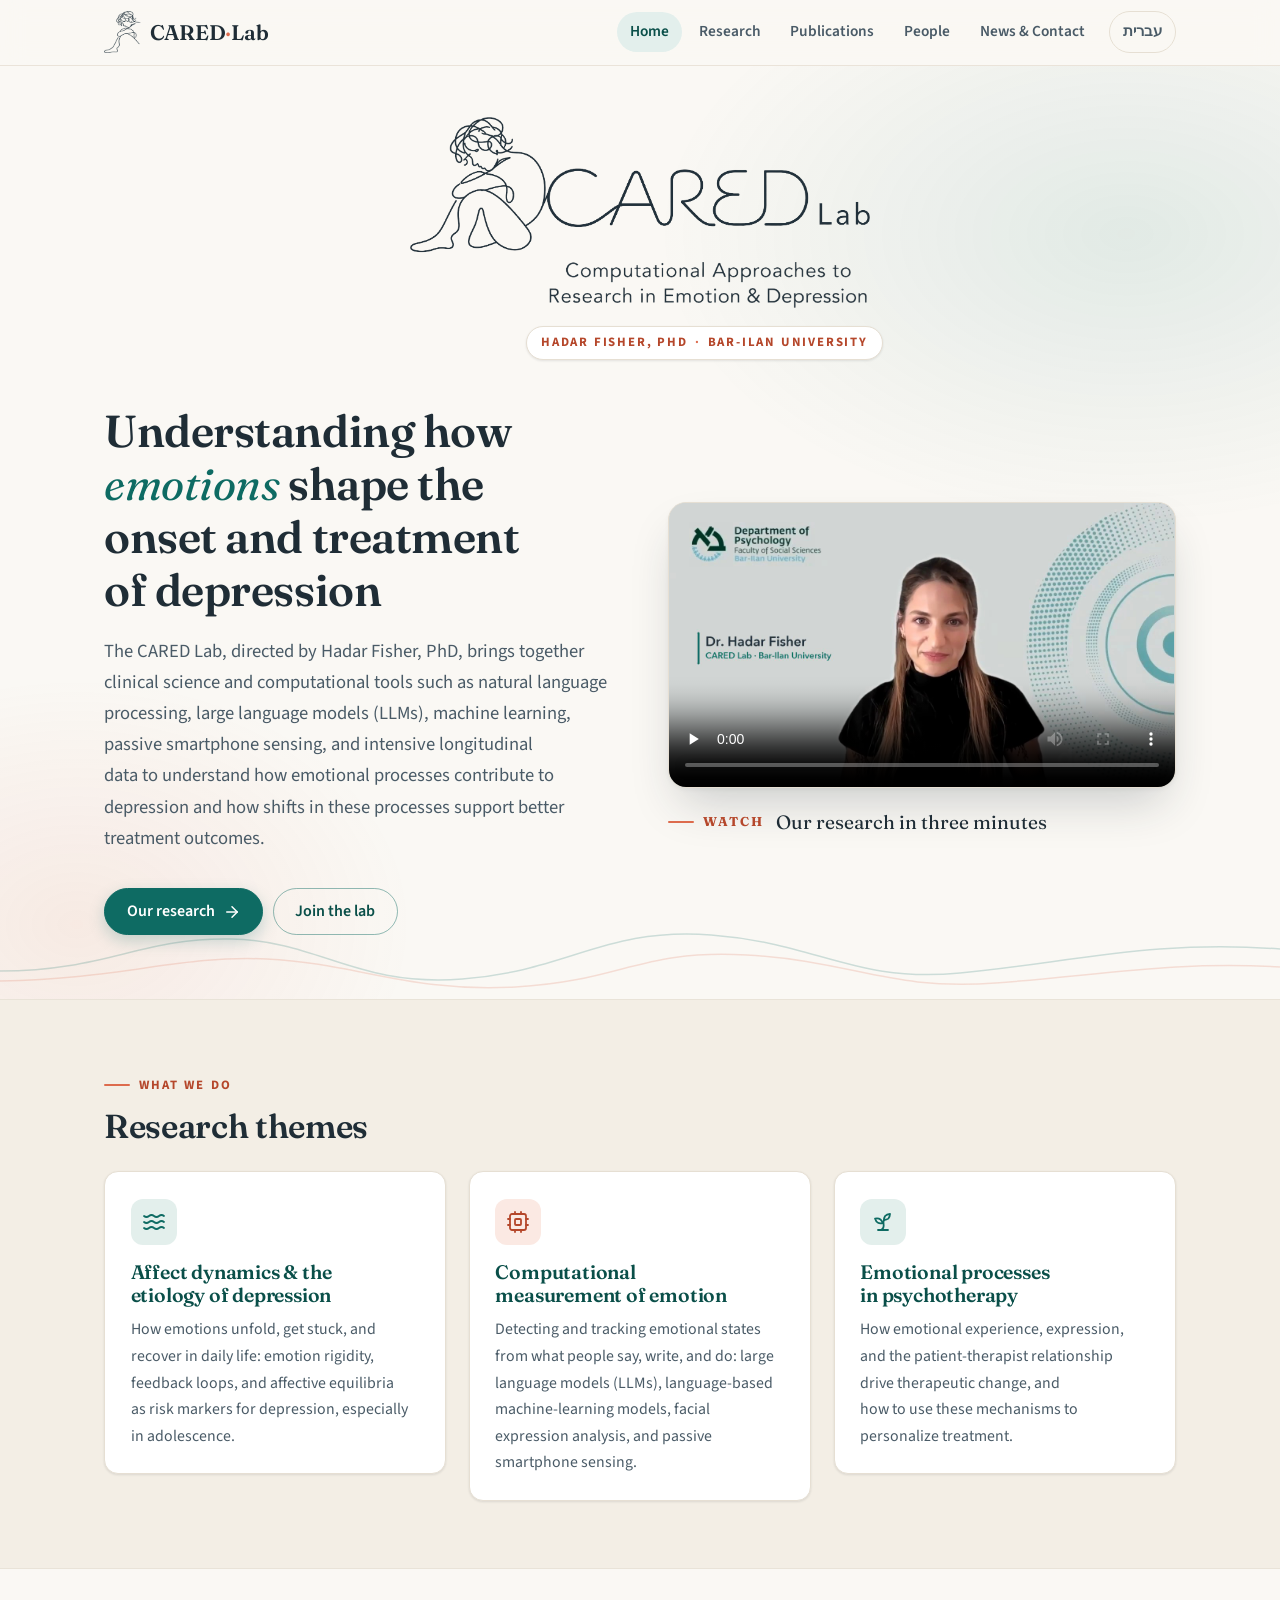
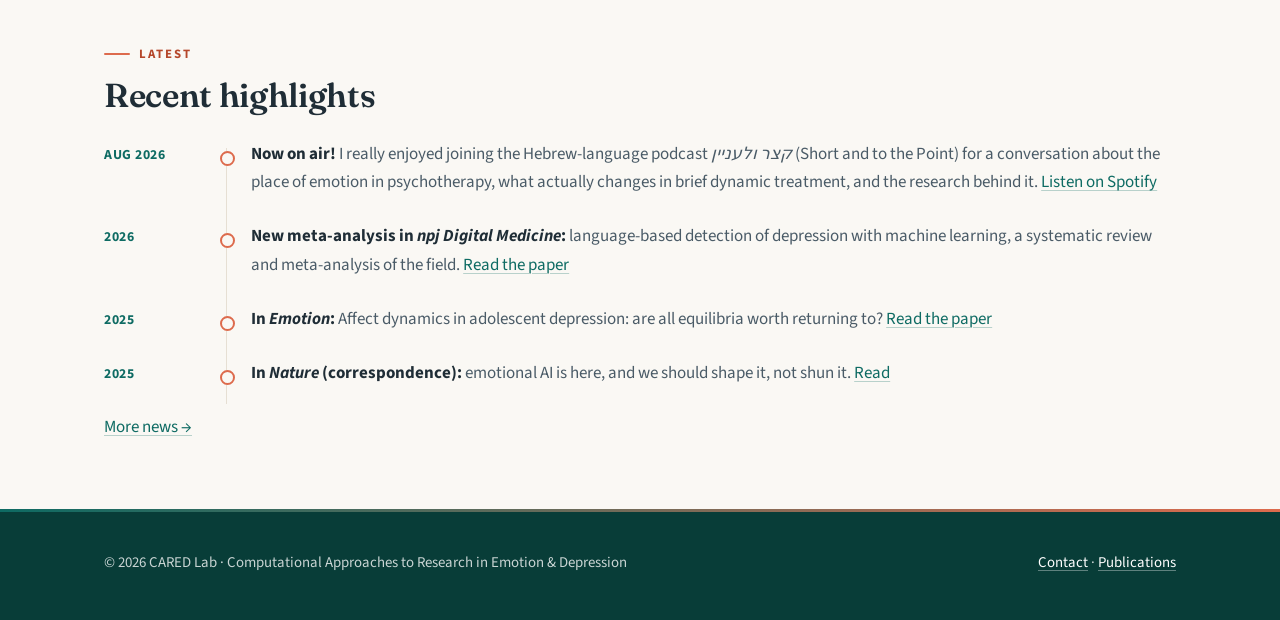
<file: index.html>
<!DOCTYPE html>
<html lang="en">
<head>
<meta charset="utf-8">
<meta name="viewport" content="width=device-width, initial-scale=1">
<title>CARED Lab | Hadar Fisher, PhD | Bar-Ilan University</title>
<meta name="description" content="The CARED Lab, directed by Hadar Fisher, PhD, at Bar-Ilan University studies emotions in the etiology and treatment of depression using computational methods: NLP, large language models (LLMs), machine learning, passive sensing, and intensive longitudinal data.">
<link rel="canonical" href="https://fisherhadar.github.io/">
<link rel="alternate" hreflang="en" href="https://fisherhadar.github.io/">
<link rel="alternate" hreflang="he" href="https://fisherhadar.github.io/he.html">
<link rel="alternate" hreflang="x-default" href="https://fisherhadar.github.io/">
<meta property="og:site_name" content="CARED Lab">
<meta property="og:type" content="website">
<meta property="og:title" content="CARED Lab | Hadar Fisher, PhD | Bar-Ilan University">
<meta property="og:description" content="The CARED Lab at Bar-Ilan University studies emotions in the etiology and treatment of depression using computational methods, led by Dr. Hadar Fisher.">
<meta property="og:url" content="https://fisherhadar.github.io/">
<meta property="og:image" content="https://fisherhadar.github.io/images/logo-white-bg.png">
<meta property="og:image:width" content="1944">
<meta property="og:image:height" content="809">
<meta name="twitter:card" content="summary_large_image">
<link rel="preconnect" href="https://fonts.googleapis.com">
<link href="https://fonts.googleapis.com/css2?family=Fraunces:ital,wght@0,400;0,600;1,400&family=Source+Sans+3:wght@400;600;700&display=swap" rel="stylesheet">
<link rel="icon" type="image/png" href="favicon.png">
<link rel="stylesheet" href="css/styles.css">
<script type="application/ld+json">
{
  "@context": "https://schema.org",
  "@graph": [
    {
      "@type": "ResearchOrganization",
      "@id": "https://fisherhadar.github.io/#lab",
      "name": "CARED Lab",
      "alternateName": [
        "Computational Approaches to Research in Emotion & Depression",
        "מעבדת CARED"
      ],
      "url": "https://fisherhadar.github.io/",
      "logo": "https://fisherhadar.github.io/images/logo-white-bg.png",
      "image": "https://fisherhadar.github.io/images/logo-white-bg.png",
      "email": "hadar.fisher@biu.ac.il",
      "description": "The CARED Lab studies how emotional processes contribute to the development and treatment of depression, combining clinical science with computational methods including natural language processing, large language models, machine learning, passive smartphone sensing, and intensive longitudinal data.",
      "parentOrganization": {
        "@type": "CollegeOrUniversity",
        "name": "Bar-Ilan University",
        "url": "https://www.biu.ac.il/"
      },
      "address": {
        "@type": "PostalAddress",
        "streetAddress": "Anna & Max Webb Psychology Building (902), Department of Psychology",
        "addressLocality": "Ramat-Gan",
        "postalCode": "52900",
        "addressCountry": "IL"
      },
      "founder": {
        "@id": "https://fisherhadar.github.io/#hadar"
      },
      "employee": {
        "@id": "https://fisherhadar.github.io/#hadar"
      },
      "knowsAbout": [
        "affect dynamics",
        "emotion regulation",
        "depression",
        "adolescent depression",
        "psychotherapy research",
        "mechanisms of change in psychotherapy",
        "natural language processing",
        "large language models",
        "machine learning",
        "passive smartphone sensing",
        "ecological momentary assessment",
        "digital mental health"
      ]
    },
    {
      "@type": "Person",
      "@id": "https://fisherhadar.github.io/#hadar",
      "name": "Hadar Fisher",
      "givenName": "Hadar",
      "familyName": "Fisher",
      "alternateName": "הדר פישר",
      "honorificPrefix": "Dr.",
      "honorificSuffix": "PhD",
      "jobTitle": [
        "Assistant Professor",
        "Principal Investigator, CARED Lab"
      ],
      "url": "https://fisherhadar.github.io/",
      "mainEntityOfPage": "https://fisherhadar.github.io/people.html",
      "image": "https://fisherhadar.github.io/images/hadar.jpg",
      "email": "hadar.fisher@biu.ac.il",
      "description": "Clinical psychologist and Assistant Professor in the Department of Psychology at Bar-Ilan University, where she directs the CARED Lab. Her research examines how emotional processes contribute to the development and treatment of depression.",
      "worksFor": [
        {
          "@id": "https://fisherhadar.github.io/#lab"
        },
        {
          "@type": "CollegeOrUniversity",
          "name": "Bar-Ilan University",
          "url": "https://www.biu.ac.il/"
        }
      ],
      "affiliation": {
        "@id": "https://fisherhadar.github.io/#lab"
      },
      "alumniOf": [
        {
          "@type": "CollegeOrUniversity",
          "name": "Bar-Ilan University"
        },
        {
          "@type": "CollegeOrUniversity",
          "name": "University of Haifa"
        },
        {
          "@type": "CollegeOrUniversity",
          "name": "Harvard Medical School"
        }
      ],
      "knowsAbout": [
        "affect dynamics",
        "emotion regulation",
        "depression",
        "adolescent depression",
        "psychotherapy research",
        "mechanisms of change in psychotherapy",
        "natural language processing",
        "large language models",
        "machine learning",
        "passive smartphone sensing",
        "ecological momentary assessment",
        "digital mental health"
      ],
      "sameAs": [
        "https://scholar.google.com/citations?user=SUx04H8AAAAJ",
        "https://orcid.org/0000-0002-3421-3966",
        "https://www.researchgate.net/profile/Hadar-Fisher",
        "https://www.linkedin.com/in/hadar-fisher-67590a111/",
        "https://cdasr.mclean.harvard.edu/fisher_h/"
      ]
    },
    {
      "@type": "WebSite",
      "@id": "https://fisherhadar.github.io/#website",
      "url": "https://fisherhadar.github.io/",
      "name": "CARED Lab",
      "inLanguage": [
        "en",
        "he"
      ],
      "publisher": {
        "@id": "https://fisherhadar.github.io/#lab"
      }
    },
    {
      "@type": "VideoObject",
      "@id": "https://fisherhadar.github.io/#intro-video",
      "name": "The CARED Lab: our research in three minutes",
      "description": "Dr. Hadar Fisher introduces the CARED Lab's research on how emotion dynamics, such as how quickly people recover from distress, signal rising risk for depression in adolescence, and how the lab studies them with laboratory tasks, daily check-ins, and passive smartphone and wearable sensing.",
      "thumbnailUrl": "https://fisherhadar.github.io/images/intro-video-poster.jpg",
      "contentUrl": "https://fisherhadar.github.io/videos/cared-lab-intro.mp4",
      "uploadDate": "2026-11-11",
      "duration": "PT3M5S",
      "inLanguage": "en",
      "publisher": {
        "@id": "https://fisherhadar.github.io/#lab"
      }
    }
  ]
}
</script>
<script data-goatcounter="https://fisherlab.goatcounter.com/count" async src="//gc.zgo.at/count.js"></script>
</head>
<body>

<header class="site">
  <div class="wrap nav-row">
    <a class="brand" href="index.html"><img src="images/logo-mark.png" alt="" class="brand-mark"><span>CARED<span class="dot">&middot;</span>Lab</span></a>
    <nav class="main">
      <a href="index.html" class="active">Home</a>
      <a href="research.html">Research</a>
      <a href="publications.html">Publications</a>
      <a href="people.html">People</a>
      <a href="news.html">News &amp; Contact</a>
      <a href="he.html" lang="he" class="nav-he">&#1506;&#1489;&#1512;&#1497;&#1514;</a>
    </nav>
  </div>
</header>

<section class="hero has-video">
  <div class="wrap">
    <div class="hero-brand">
      <img src="images/logo.png" alt="CARED Lab: Computational Approaches to Research in Emotion &amp; Depression" class="hero-logo">
      <div class="brand-name"><p class="full-name">Hadar Fisher, PhD <span class="dot">&middot;</span> Bar-Ilan University</p></div>
    </div>
    <div class="hero-grid with-video">
      <div class="hero-text">
        <h1>Understanding how <em>emotions</em> shape the onset and treatment of depression</h1>
        <p class="lede">
          The CARED Lab, directed by Hadar Fisher, PhD, brings together clinical science and computational
          tools such as natural language processing, large language models (LLMs), machine learning,
          passive smartphone sensing, and intensive longitudinal data to understand how emotional processes contribute to depression and how
          shifts in these processes support better treatment outcomes.
        </p>
        <div class="hero-actions">
          <a class="btn" href="research.html">Our research <svg viewBox="0 0 24 24" fill="none" stroke="currentColor" stroke-width="2" stroke-linecap="round" stroke-linejoin="round" aria-hidden="true"><path d="M5 12h14"/><path d="m12 5 7 7-7 7"/></svg></a>
          <a class="btn ghost" href="news.html#join">Join the lab</a>
        </div>
      </div>
      <figure class="hero-video">
        <div class="video-frame">
          <video controls playsinline preload="none" poster="images/intro-video-poster.jpg"
                 aria-label="Dr. Hadar Fisher introduces the CARED Lab's research on emotion dynamics and adolescent depression">
            <source src="videos/cared-lab-intro.mp4" type="video/mp4">
            <a href="videos/cared-lab-intro.mp4">Watch the introduction video</a>
          </video>
        </div>
        <figcaption><span class="kicker">Watch</span> Our research in three minutes</figcaption>
      </figure>
    </div>
  </div>
</section>

<section class="band alt">
  <div class="wrap">
    <p class="kicker">What we do</p>
    <h2>Research themes</h2>
    <div class="grid">
      <div class="card">
        <span class="icon" aria-hidden="true"><svg viewBox="0 0 24 24" fill="none" stroke="currentColor" stroke-width="1.8" stroke-linecap="round" stroke-linejoin="round"><path d="M2 6c.6.5 1.2 1 2.5 1C7 7 7 5 9.5 5c2.6 0 2.4 2 5 2 2.5 0 2.5-2 5-2 1.3 0 1.9.5 2.5 1"/><path d="M2 12c.6.5 1.2 1 2.5 1 2.5 0 2.5-2 5-2 2.6 0 2.4 2 5 2 2.5 0 2.5-2 5-2 1.3 0 1.9.5 2.5 1"/><path d="M2 18c.6.5 1.2 1 2.5 1 2.5 0 2.5-2 5-2 2.6 0 2.4 2 5 2 2.5 0 2.5-2 5-2 1.3 0 1.9.5 2.5 1"/></svg></span>
        <h3>Affect dynamics &amp; the etiology of depression</h3>
        <p>How emotions unfold, get stuck, and recover in daily life: emotion rigidity, feedback loops,
        and affective equilibria as risk markers for depression, especially in adolescence.</p>
      </div>
      <div class="card">
        <span class="icon" aria-hidden="true"><svg viewBox="0 0 24 24" fill="none" stroke="currentColor" stroke-width="1.8" stroke-linecap="round" stroke-linejoin="round"><rect width="16" height="16" x="4" y="4" rx="2"/><rect width="6" height="6" x="9" y="9" rx="1"/><path d="M15 2v2"/><path d="M15 20v2"/><path d="M2 15h2"/><path d="M2 9h2"/><path d="M20 15h2"/><path d="M20 9h2"/><path d="M9 2v2"/><path d="M9 20v2"/></svg></span>
        <h3>Computational measurement of emotion</h3>
        <p>Detecting and tracking emotional states from what people say, write, and do: large language
        models (LLMs), language-based machine-learning models, facial expression analysis, and
        passive smartphone sensing.</p>
      </div>
      <div class="card">
        <span class="icon" aria-hidden="true"><svg viewBox="0 0 24 24" fill="none" stroke="currentColor" stroke-width="1.8" stroke-linecap="round" stroke-linejoin="round"><path d="M7 20h10"/><path d="M10 20c5.5-2.5.8-6.4 3-10"/><path d="M9.5 9.4c1.1.8 1.8 2.2 2.3 3.7-2 .4-3.5.4-4.8-.3-1.2-.6-2.3-1.9-3-4.2 2.8-.5 4.4 0 5.5.8z"/><path d="M14.1 6a7 7 0 0 0-1.1 4c1.9-.1 3.3-.6 4.3-1.4 1-1 1.6-2.3 1.7-4.6-2.7.1-4 1-4.9 2z"/></svg></span>
        <h3>Emotional processes in psychotherapy</h3>
        <p>How emotional experience, expression, and the patient-therapist relationship drive
        therapeutic change, and how to use these mechanisms to personalize treatment.</p>
      </div>
    </div>
  </div>
</section>

<section class="band">
  <div class="wrap">
    <p class="kicker">Latest</p>
    <h2>Recent highlights</h2>
    <div class="news-item">
      <div class="news-date">Aug 2026</div>
      <div class="news-body"><b>Now on air!</b> I really enjoyed joining the Hebrew-language
        podcast <i lang="he" dir="rtl">&#1511;&#1510;&#1512; &#1493;&#1500;&#1506;&#1504;&#1497;&#1497;&#1503;</i> (Short and to the Point) for a
        conversation about the place of emotion in psychotherapy, what actually changes in brief
        dynamic treatment, and the research behind it.
        <a href="https://open.spotify.com/episode/4RNcQwLAambUAlBUZweH2a">Listen on Spotify</a></div>
    </div>
    <div class="news-item">
      <div class="news-date">2026</div>
      <div class="news-body"><b>New meta-analysis in <i>npj Digital Medicine</i>:</b>
        language-based detection of depression with machine learning, a systematic review and
        meta-analysis of the field. <a href="https://doi.org/10.1038/s41746-026-02448-1">Read the paper</a></div>
    </div>
    <div class="news-item">
      <div class="news-date">2025</div>
      <div class="news-body"><b>In <i>Emotion</i>:</b> Affect dynamics in adolescent depression:
        are all equilibria worth returning to? <a href="https://doi.org/10.1037/emo0001545">Read the paper</a></div>
    </div>
    <div class="news-item">
      <div class="news-date">2025</div>
      <div class="news-body"><b>In <i>Nature</i> (correspondence):</b> emotional AI is here, and we should
        shape it, not shun it. <a href="https://doi.org/10.1038/d41586-025-02699-0">Read</a></div>
    </div>
    <p><a href="news.html">More news →</a></p>
  </div>
</section>

<footer class="site">
  <div class="wrap cols">
    <div>© 2026 CARED Lab · Computational Approaches to Research in Emotion &amp; Depression</div>
    <div><a href="news.html#contact">Contact</a> · <a href="publications.html">Publications</a></div>
  </div>
</footer>

</body>
</html>
</file>
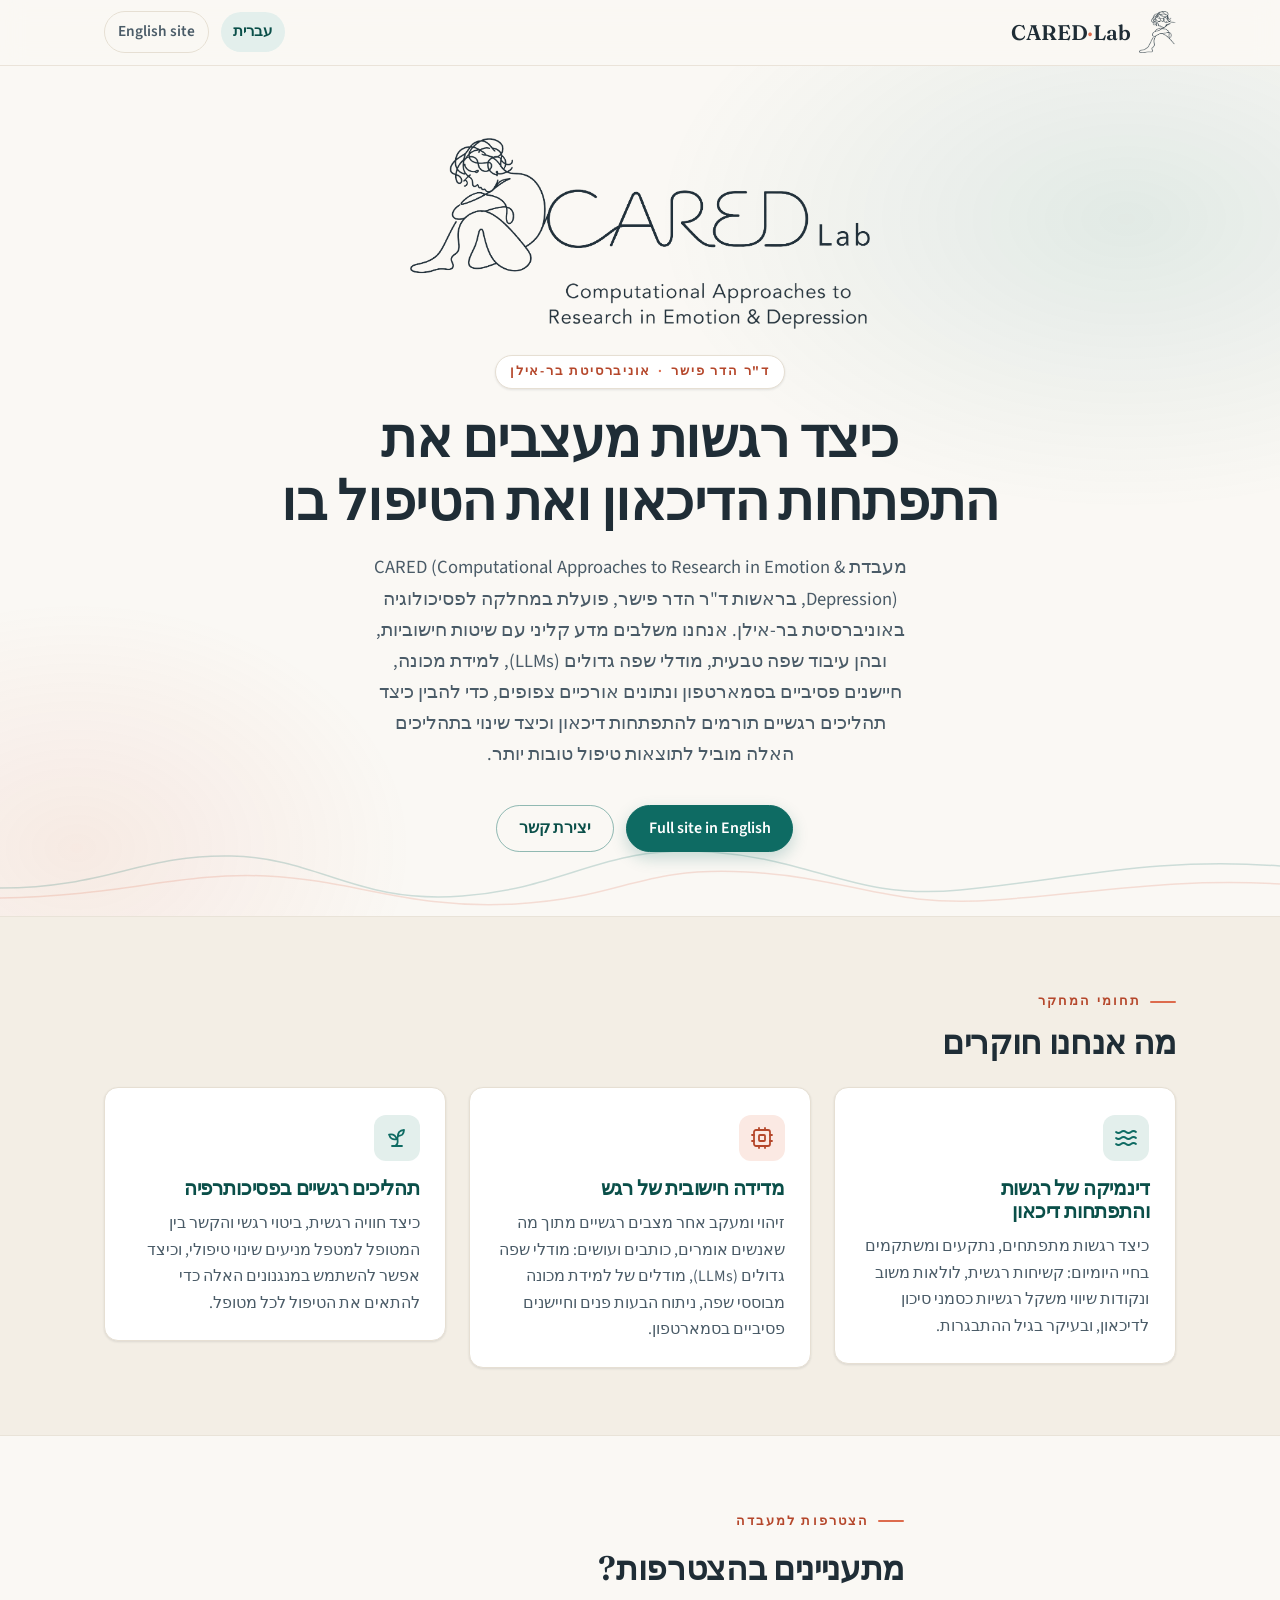
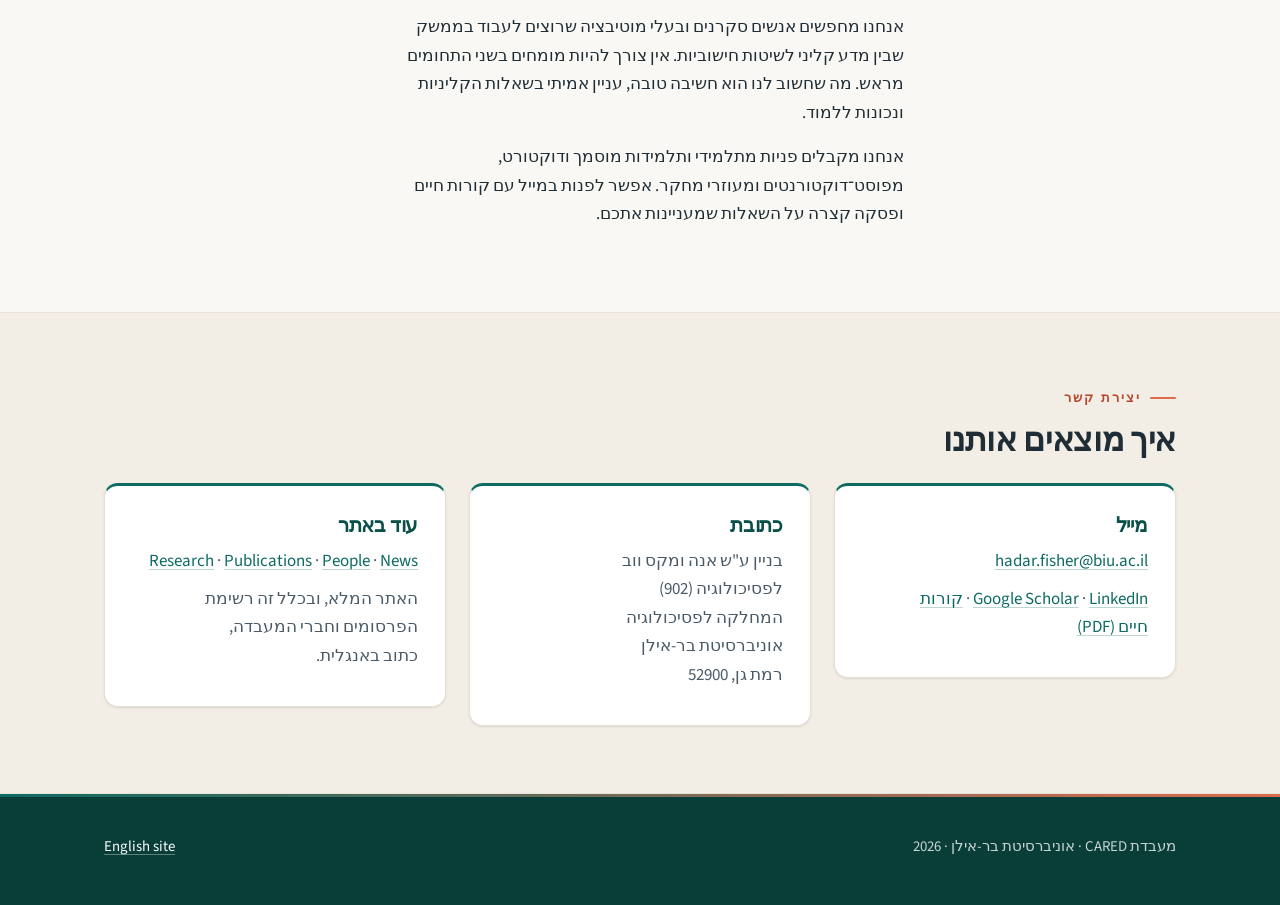
<file: he.html>
<!DOCTYPE html>
<html lang="he" dir="rtl">
<head>
<meta charset="utf-8">
<meta name="viewport" content="width=device-width, initial-scale=1">
<title>מעבדת CARED | ד"ר הדר פישר | אוניברסיטת בר-אילן</title>
<meta name="description" content="מעבדת CARED בראשות ד&quot;ר הדר פישר, המחלקה לפסיכולוגיה באוניברסיטת בר-אילן, חוקרת את מקומם של תהליכים רגשיים בהתפתחות דיכאון ובטיפול בו, בשילוב שיטות חישוביות: עיבוד שפה טבעית, מודלי שפה גדולים, למידת מכונה וחיישנים פסיביים.">
<link rel="canonical" href="https://fisherhadar.github.io/he.html">
<link rel="alternate" hreflang="he" href="https://fisherhadar.github.io/he.html">
<link rel="alternate" hreflang="en" href="https://fisherhadar.github.io/">
<link rel="alternate" hreflang="x-default" href="https://fisherhadar.github.io/">
<meta property="og:site_name" content="CARED Lab">
<meta property="og:type" content="website">
<meta property="og:locale" content="he_IL">
<meta property="og:title" content="מעבדת CARED | ד&quot;ר הדר פישר | אוניברסיטת בר-אילן">
<meta property="og:description" content="מעבדת CARED חוקרת את מקומם של תהליכים רגשיים בהתפתחות דיכאון ובטיפול בו, בשילוב מדע קליני ושיטות חישוביות.">
<meta property="og:url" content="https://fisherhadar.github.io/he.html">
<meta property="og:image" content="https://fisherhadar.github.io/images/logo-white-bg.png">
<meta property="og:image:width" content="1944">
<meta property="og:image:height" content="809">
<meta name="twitter:card" content="summary_large_image">
<link rel="preconnect" href="https://fonts.googleapis.com">
<link href="https://fonts.googleapis.com/css2?family=Fraunces:ital,wght@0,400;0,600;1,400&family=Source+Sans+3:wght@400;600;700&display=swap" rel="stylesheet">
<link rel="icon" type="image/png" href="favicon.png">
<link rel="stylesheet" href="css/styles.css">
<script type="application/ld+json">
{
  "@context": "https://schema.org",
  "@type": "WebPage",
  "url": "https://fisherhadar.github.io/he.html",
  "inLanguage": "he",
  "name": "מעבדת CARED | ד\"ר הדר פישר",
  "about": {"@id": "https://fisherhadar.github.io/#lab"},
  "mainEntity": {"@id": "https://fisherhadar.github.io/#hadar"}
}
</script>
<script data-goatcounter="https://fisherlab.goatcounter.com/count" async src="//gc.zgo.at/count.js"></script>
</head>
<body>

<header class="site">
  <div class="wrap nav-row">
    <a class="brand" href="he.html"><img src="images/logo-mark.png" alt="" class="brand-mark"><span>CARED<span class="dot">&middot;</span>Lab</span></a>
    <nav class="main">
      <a href="he.html" class="active">עברית</a>
      <a href="index.html" lang="en" class="nav-he">English site</a>
    </nav>
  </div>
</header>

<section class="hero">
  <div class="wrap">
    <img src="images/logo.png" alt="מעבדת CARED" class="hero-logo">
    <p class="full-name">ד"ר הדר פישר <span class="dot">&middot;</span> אוניברסיטת בר-אילן</p>
    <h1>כיצד רגשות מעצבים את התפתחות הדיכאון ואת הטיפול בו</h1>
    <p class="lede">
      מעבדת CARED (Computational Approaches to Research in Emotion &amp; Depression), בראשות
      ד"ר הדר פישר, פועלת במחלקה לפסיכולוגיה באוניברסיטת בר-אילן. אנחנו משלבים מדע קליני עם
      שיטות חישוביות, ובהן עיבוד שפה טבעית, מודלי שפה גדולים (LLMs), למידת מכונה, חיישנים
      פסיביים בסמארטפון ונתונים אורכיים צפופים, כדי להבין כיצד תהליכים רגשיים תורמים להתפתחות
      דיכאון וכיצד שינוי בתהליכים האלה מוביל לתוצאות טיפול טובות יותר.
    </p>
    <a class="btn" href="index.html" lang="en">Full site in English</a>
    <a class="btn ghost" href="#contact-he">יצירת קשר</a>
  </div>
</section>

<section class="band alt">
  <div class="wrap">
    <p class="kicker">תחומי המחקר</p>
    <h2>מה אנחנו חוקרים</h2>
    <div class="grid">
      <div class="card">
        <span class="icon" aria-hidden="true"><svg viewBox="0 0 24 24" fill="none" stroke="currentColor" stroke-width="1.8" stroke-linecap="round" stroke-linejoin="round"><path d="M2 6c.6.5 1.2 1 2.5 1C7 7 7 5 9.5 5c2.6 0 2.4 2 5 2 2.5 0 2.5-2 5-2 1.3 0 1.9.5 2.5 1"/><path d="M2 12c.6.5 1.2 1 2.5 1 2.5 0 2.5-2 5-2 2.6 0 2.4 2 5 2 2.5 0 2.5-2 5-2 1.3 0 1.9.5 2.5 1"/><path d="M2 18c.6.5 1.2 1 2.5 1 2.5 0 2.5-2 5-2 2.6 0 2.4 2 5 2 2.5 0 2.5-2 5-2 1.3 0 1.9.5 2.5 1"/></svg></span>
        <h3>דינמיקה של רגשות והתפתחות דיכאון</h3>
        <p>כיצד רגשות מתפתחים, נתקעים ומשתקמים בחיי היומיום: קשיחות רגשית, לולאות משוב ונקודות
        שיווי משקל רגשיות כסמני סיכון לדיכאון, ובעיקר בגיל ההתבגרות.</p>
      </div>
      <div class="card">
        <span class="icon" aria-hidden="true"><svg viewBox="0 0 24 24" fill="none" stroke="currentColor" stroke-width="1.8" stroke-linecap="round" stroke-linejoin="round"><rect width="16" height="16" x="4" y="4" rx="2"/><rect width="6" height="6" x="9" y="9" rx="1"/><path d="M15 2v2"/><path d="M15 20v2"/><path d="M2 15h2"/><path d="M2 9h2"/><path d="M20 15h2"/><path d="M20 9h2"/><path d="M9 2v2"/><path d="M9 20v2"/></svg></span>
        <h3>מדידה חישובית של רגש</h3>
        <p>זיהוי ומעקב אחר מצבים רגשיים מתוך מה שאנשים אומרים, כותבים ועושים: מודלי שפה גדולים
        (LLMs), מודלים של למידת מכונה מבוססי שפה, ניתוח הבעות פנים וחיישנים פסיביים בסמארטפון.</p>
      </div>
      <div class="card">
        <span class="icon" aria-hidden="true"><svg viewBox="0 0 24 24" fill="none" stroke="currentColor" stroke-width="1.8" stroke-linecap="round" stroke-linejoin="round"><path d="M7 20h10"/><path d="M10 20c5.5-2.5.8-6.4 3-10"/><path d="M9.5 9.4c1.1.8 1.8 2.2 2.3 3.7-2 .4-3.5.4-4.8-.3-1.2-.6-2.3-1.9-3-4.2 2.8-.5 4.4 0 5.5.8z"/><path d="M14.1 6a7 7 0 0 0-1.1 4c1.9-.1 3.3-.6 4.3-1.4 1-1 1.6-2.3 1.7-4.6-2.7.1-4 1-4.9 2z"/></svg></span>
        <h3>תהליכים רגשיים בפסיכותרפיה</h3>
        <p>כיצד חוויה רגשית, ביטוי רגשי והקשר בין המטופל למטפל מניעים שינוי טיפולי, וכיצד אפשר
        להשתמש במנגנונים האלה כדי להתאים את הטיפול לכל מטופל.</p>
      </div>
    </div>
  </div>
</section>

<section class="band">
  <div class="wrap prose">
    <p class="kicker">הצטרפות למעבדה</p>
    <h2>מתעניינים בהצטרפות?</h2>
    <p>
      אנחנו מחפשים אנשים סקרנים ובעלי מוטיבציה שרוצים לעבוד בממשק שבין מדע קליני לשיטות
      חישוביות. אין צורך להיות מומחים בשני התחומים מראש. מה שחשוב לנו הוא חשיבה טובה, עניין
      אמיתי בשאלות הקליניות ונכונות ללמוד.
    </p>
    <p>
      אנחנו מקבלים פניות מתלמידי ותלמידות מוסמך ודוקטורט, <span style="white-space:nowrap">מפוסט־דוקטורנטים</span> ומעוזרי מחקר.
      אפשר לפנות במייל עם קורות חיים ופסקה קצרה על השאלות שמעניינות אתכם.
    </p>
  </div>
</section>

<section class="band alt" id="contact-he">
  <div class="wrap">
    <p class="kicker">יצירת קשר</p>
    <h2>איך מוצאים אותנו</h2>
    <div class="grid">
      <div class="contact-box">
        <h3 style="margin-bottom:0.6rem">מייל</h3>
        <p><a href="mailto:hadar.fisher@biu.ac.il">hadar.fisher@biu.ac.il</a></p>
        <p style="margin-top:0.6rem"><a href="https://scholar.google.com/citations?user=SUx04H8AAAAJ">Google Scholar</a> &middot; <a href="https://www.linkedin.com/in/hadar-fisher-67590a111/">LinkedIn</a> &middot; <a href="cv/Hadar-Fisher-CV.pdf">קורות חיים (PDF)</a></p>
      </div>
      <div class="contact-box">
        <h3 style="margin-bottom:0.6rem">כתובת</h3>
        <p>בניין ע"ש אנה ומקס ווב לפסיכולוגיה (902)<br>המחלקה לפסיכולוגיה<br>אוניברסיטת בר-אילן<br>רמת גן, 52900</p>
      </div>
      <div class="contact-box">
        <h3 style="margin-bottom:0.6rem">עוד באתר</h3>
        <p lang="en"><a href="research.html">Research</a> &middot; <a href="publications.html">Publications</a> &middot; <a href="people.html">People</a> &middot; <a href="news.html">News</a></p>
        <p style="margin-top:0.6rem">האתר המלא, ובכלל זה רשימת הפרסומים וחברי המעבדה, כתוב באנגלית.</p>
      </div>
    </div>
  </div>
</section>

<footer class="site">
  <div class="wrap cols">
    <div>מעבדת CARED &middot; אוניברסיטת בר-אילן &middot; 2026</div>
    <div><a href="index.html" lang="en">English site</a></div>
  </div>
</footer>

</body>
</html>
</file>
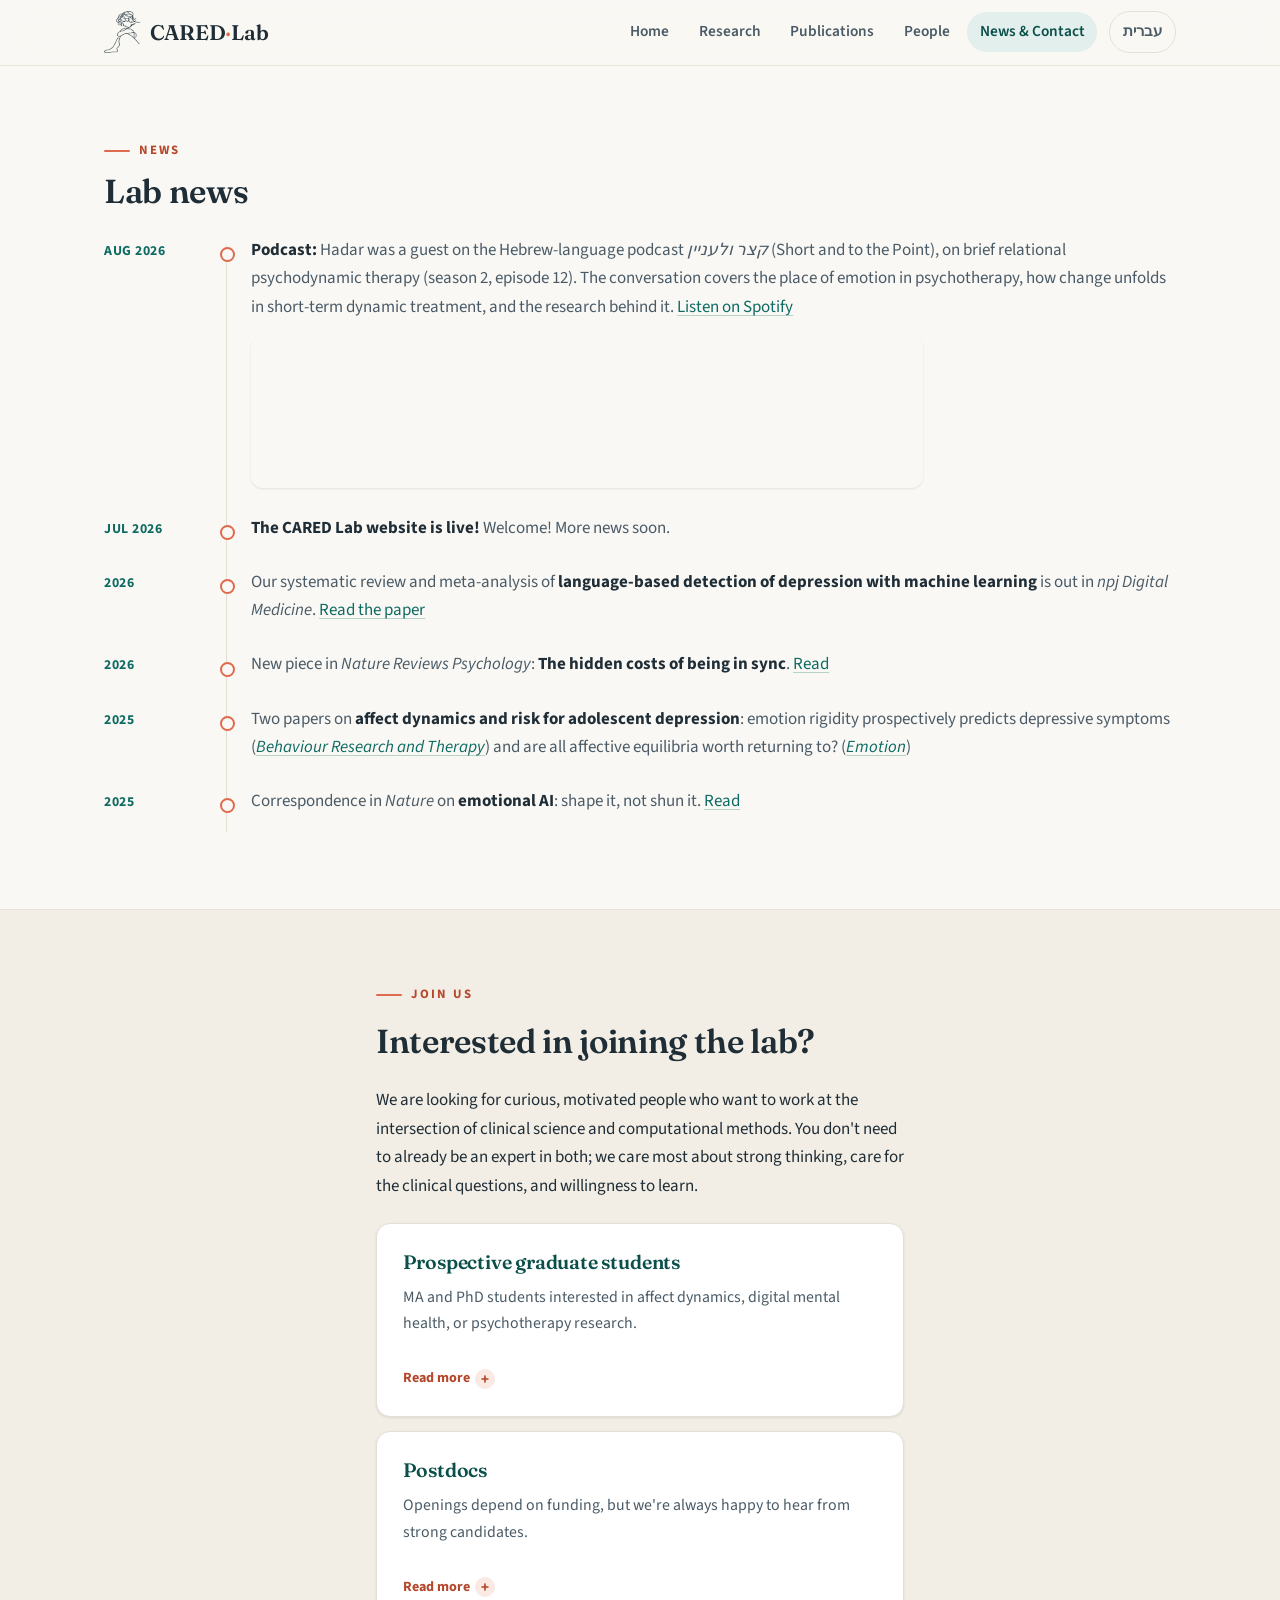
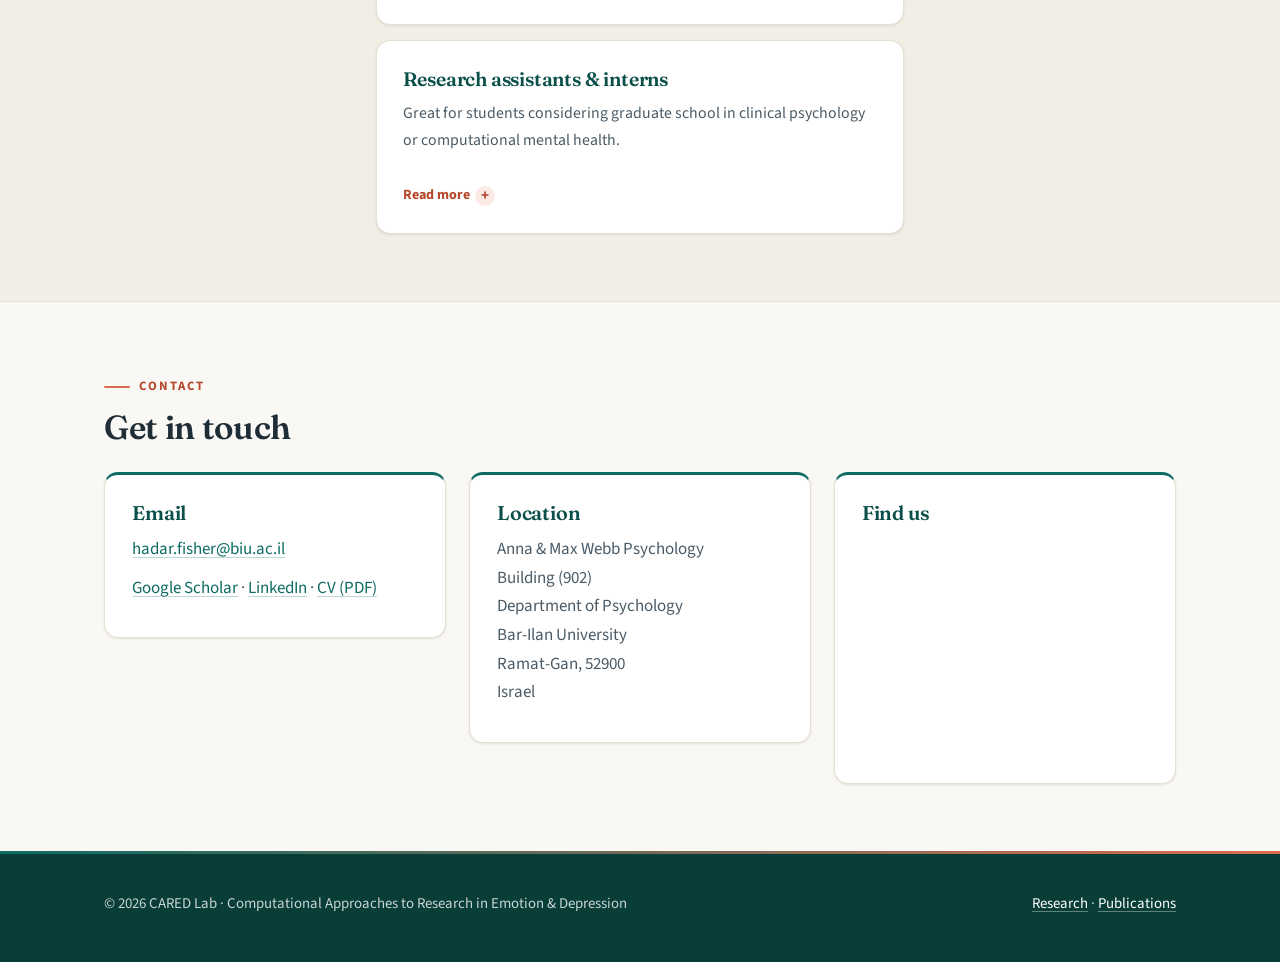
<file: news.html>
<!DOCTYPE html>
<html lang="en">
<head>
<meta charset="utf-8">
<meta name="viewport" content="width=device-width, initial-scale=1">
<title>News &amp; Contact | CARED Lab | Hadar Fisher, PhD</title>
<meta name="description" content="News from the CARED Lab at Bar-Ilan University, and how to contact Dr. Hadar Fisher about joining the lab or collaborating.">
<link rel="canonical" href="https://fisherhadar.github.io/news.html">
<meta property="og:site_name" content="CARED Lab">
<meta property="og:type" content="website">
<meta property="og:title" content="News &amp; Contact | CARED Lab">
<meta property="og:description" content="News from the CARED Lab and how to get in touch about joining or collaborating.">
<meta property="og:url" content="https://fisherhadar.github.io/news.html">
<meta property="og:image" content="https://fisherhadar.github.io/images/logo-white-bg.png">
<meta property="og:image:width" content="1944">
<meta property="og:image:height" content="809">
<meta name="twitter:card" content="summary_large_image">
<link rel="preconnect" href="https://fonts.googleapis.com">
<link href="https://fonts.googleapis.com/css2?family=Fraunces:ital,wght@0,400;0,600;1,400&family=Source+Sans+3:wght@400;600;700&display=swap" rel="stylesheet">
<link rel="icon" type="image/png" href="favicon.png">
<link rel="stylesheet" href="css/styles.css">
<script data-goatcounter="https://fisherlab.goatcounter.com/count" async src="//gc.zgo.at/count.js"></script>
</head>
<body>

<header class="site">
  <div class="wrap nav-row">
    <a class="brand" href="index.html"><img src="images/logo-mark.png" alt="" class="brand-mark"><span>CARED<span class="dot">&middot;</span>Lab</span></a>
    <nav class="main">
      <a href="index.html">Home</a>
      <a href="research.html">Research</a>
      <a href="publications.html">Publications</a>
      <a href="people.html">People</a>
      <a href="news.html" class="active">News &amp; Contact</a>
      <a href="he.html" lang="he" class="nav-he">&#1506;&#1489;&#1512;&#1497;&#1514;</a>
    </nav>
  </div>
</header>

<section class="band">
  <div class="wrap">
    <p class="kicker">News</p>
    <h2>Lab news</h2>

    <div class="news-item">
      <div class="news-date">Aug 2026</div>
      <div class="news-body"><b>Podcast:</b> Hadar was a guest on the Hebrew-language podcast
        <i lang="he" dir="rtl">&#1511;&#1510;&#1512; &#1493;&#1500;&#1506;&#1504;&#1497;&#1497;&#1503;</i>
        (Short and to the Point), on brief relational psychodynamic therapy (season 2, episode 12).
        The conversation covers the place of emotion in psychotherapy, how change unfolds in
        short-term dynamic treatment, and the research behind it.
        <a href="https://open.spotify.com/episode/4RNcQwLAambUAlBUZweH2a">Listen on Spotify</a>
        <iframe class="podcast-embed"
          src="https://open.spotify.com/embed/episode/4RNcQwLAambUAlBUZweH2a?utm_source=generator"
          width="100%" height="152" frameborder="0" loading="lazy"
          allow="clipboard-write; encrypted-media; fullscreen; picture-in-picture"
          title="Spotify player: interview with Dr. Hadar Fisher"></iframe>
      </div>
    </div>
    <div class="news-item">
      <div class="news-date">Jul 2026</div>
      <div class="news-body"><b>The CARED Lab website is live!</b> Welcome! More news soon.</div>
    </div>
    <div class="news-item">
      <div class="news-date">2026</div>
      <div class="news-body">Our systematic review and meta-analysis of <b>language-based detection of
        depression with machine learning</b> is out in <i>npj Digital Medicine</i>.
        <a href="https://doi.org/10.1038/s41746-026-02448-1">Read the paper</a></div>
    </div>
    <div class="news-item">
      <div class="news-date">2026</div>
      <div class="news-body">New piece in <i>Nature Reviews Psychology</i>: <b>The hidden costs of being
        in sync</b>. <a href="https://doi.org/10.1038/s44159-026-00572-z">Read</a></div>
    </div>
    <div class="news-item">
      <div class="news-date">2025</div>
      <div class="news-body">Two papers on <b>affect dynamics and risk for adolescent depression</b>:
        emotion rigidity prospectively predicts depressive symptoms
        (<a href="https://doi.org/10.1016/j.brat.2025.104818"><i>Behaviour Research and Therapy</i></a>)
        and are all affective equilibria worth returning to?
        (<a href="https://doi.org/10.1037/emo0001545"><i>Emotion</i></a>)</div>
    </div>
    <div class="news-item">
      <div class="news-date">2025</div>
      <div class="news-body">Correspondence in <i>Nature</i> on <b>emotional AI</b>: shape it, not shun it. <a href="https://doi.org/10.1038/d41586-025-02699-0">Read</a></div>
    </div>
  </div>
</section>

<section class="band alt" id="join">
  <div class="wrap prose">
    <p class="kicker">Join us</p>
    <h2>Interested in joining the lab?</h2>
    <p>
      We are looking for curious, motivated people who want to work at the intersection of clinical
      science and computational methods. You don't need to already be an expert in both; we care most
      about strong thinking, care for the clinical questions, and willingness to learn.
    </p>
    <div style="margin-top:1.4rem; display:grid; gap:0.9rem">
      <details class="card">
        <summary>
          <h3>Prospective graduate students</h3>
          <p>MA and PhD students interested in affect dynamics, digital mental health, or
          psychotherapy research.</p>
          <span class="more">Read more</span>
        </summary>
        <div class="card-full">
          <p>If you're interested in affect dynamics, digital mental health, or psychotherapy
          research, get in touch with a CV and a short note about the questions that excite you.
          You can reach us at the email below.</p>
        </div>
      </details>
      <details class="card">
        <summary>
          <h3>Postdocs</h3>
          <p>Openings depend on funding, but we're always happy to hear from strong candidates.</p>
          <span class="more">Read more</span>
        </summary>
        <div class="card-full">
          <p>Openings depend on funding, but we're always happy to hear from strong candidates,
          including those interested in applying for fellowships together. Get in touch with a CV
          and a short description of your research interests.</p>
        </div>
      </details>
      <details class="card">
        <summary>
          <h3>Research assistants &amp; interns</h3>
          <p>Great for students considering graduate school in clinical psychology or computational
          mental health.</p>
          <span class="more">Read more</span>
        </summary>
        <div class="card-full">
          <p>Great for students considering graduate school in clinical psychology or computational
          mental health. Experience with R/Python is a plus, not a requirement.</p>
        </div>
      </details>
    </div>
  </div>
</section>

<section class="band" id="contact">
  <div class="wrap">
    <p class="kicker">Contact</p>
    <h2>Get in touch</h2>
    <div class="grid">
      <div class="contact-box">
        <h3 style="margin-bottom:0.6rem">Email</h3>
        <p><a href="mailto:hadar.fisher@biu.ac.il">hadar.fisher@biu.ac.il</a></p>
        <p style="margin-top:0.6rem"><a href="https://scholar.google.com/citations?user=SUx04H8AAAAJ">Google Scholar</a> · <a href="https://www.linkedin.com/in/hadar-fisher-67590a111/">LinkedIn</a> · <a href="cv/Hadar-Fisher-CV.pdf">CV (PDF)</a></p>
      </div>
      <div class="contact-box">
        <h3 style="margin-bottom:0.6rem">Location</h3>
        <p>Anna &amp; Max Webb Psychology Building (902)<br>Department of Psychology<br>Bar-Ilan University<br>Ramat-Gan, 52900<br>Israel</p>
      </div>
      <div class="contact-box">
        <h3 style="margin-bottom:0.6rem">Find us</h3>
        <iframe
          src="https://www.google.com/maps?q=Anna%20%26%20Max%20Webb%20Psychology%20Building%2C%20Bar-Ilan%20University%2C%20Ramat%20Gan%2C%20Israel&output=embed"
          width="100%" height="220" style="border:0; border-radius:8px; display:block"
          loading="lazy" allowfullscreen referrerpolicy="no-referrer-when-downgrade"
          title="Map of the Psychology Building at Bar-Ilan University"></iframe>
      </div>
    </div>
  </div>
</section>

<footer class="site">
  <div class="wrap cols">
    <div>© 2026 CARED Lab · Computational Approaches to Research in Emotion &amp; Depression</div>
    <div><a href="research.html">Research</a> · <a href="publications.html">Publications</a></div>
  </div>
</footer>

</body>
</html>
</file>
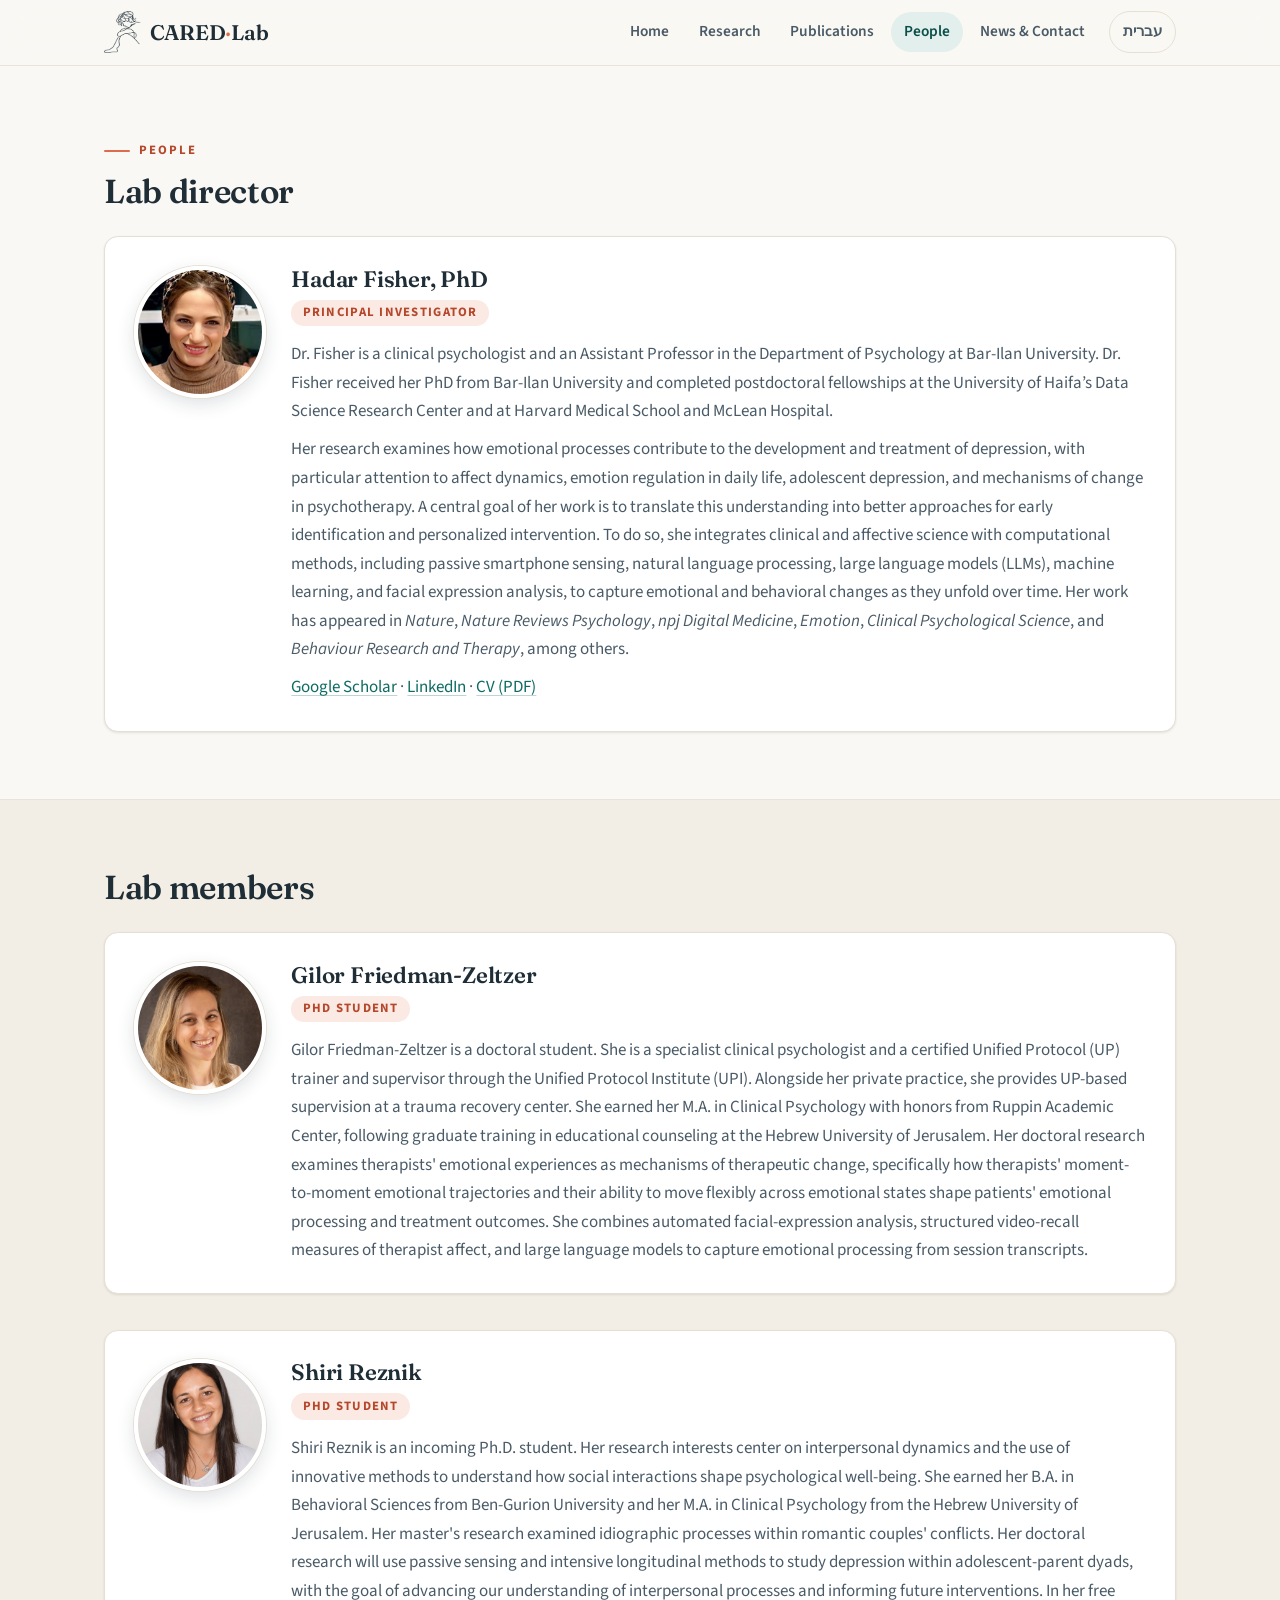
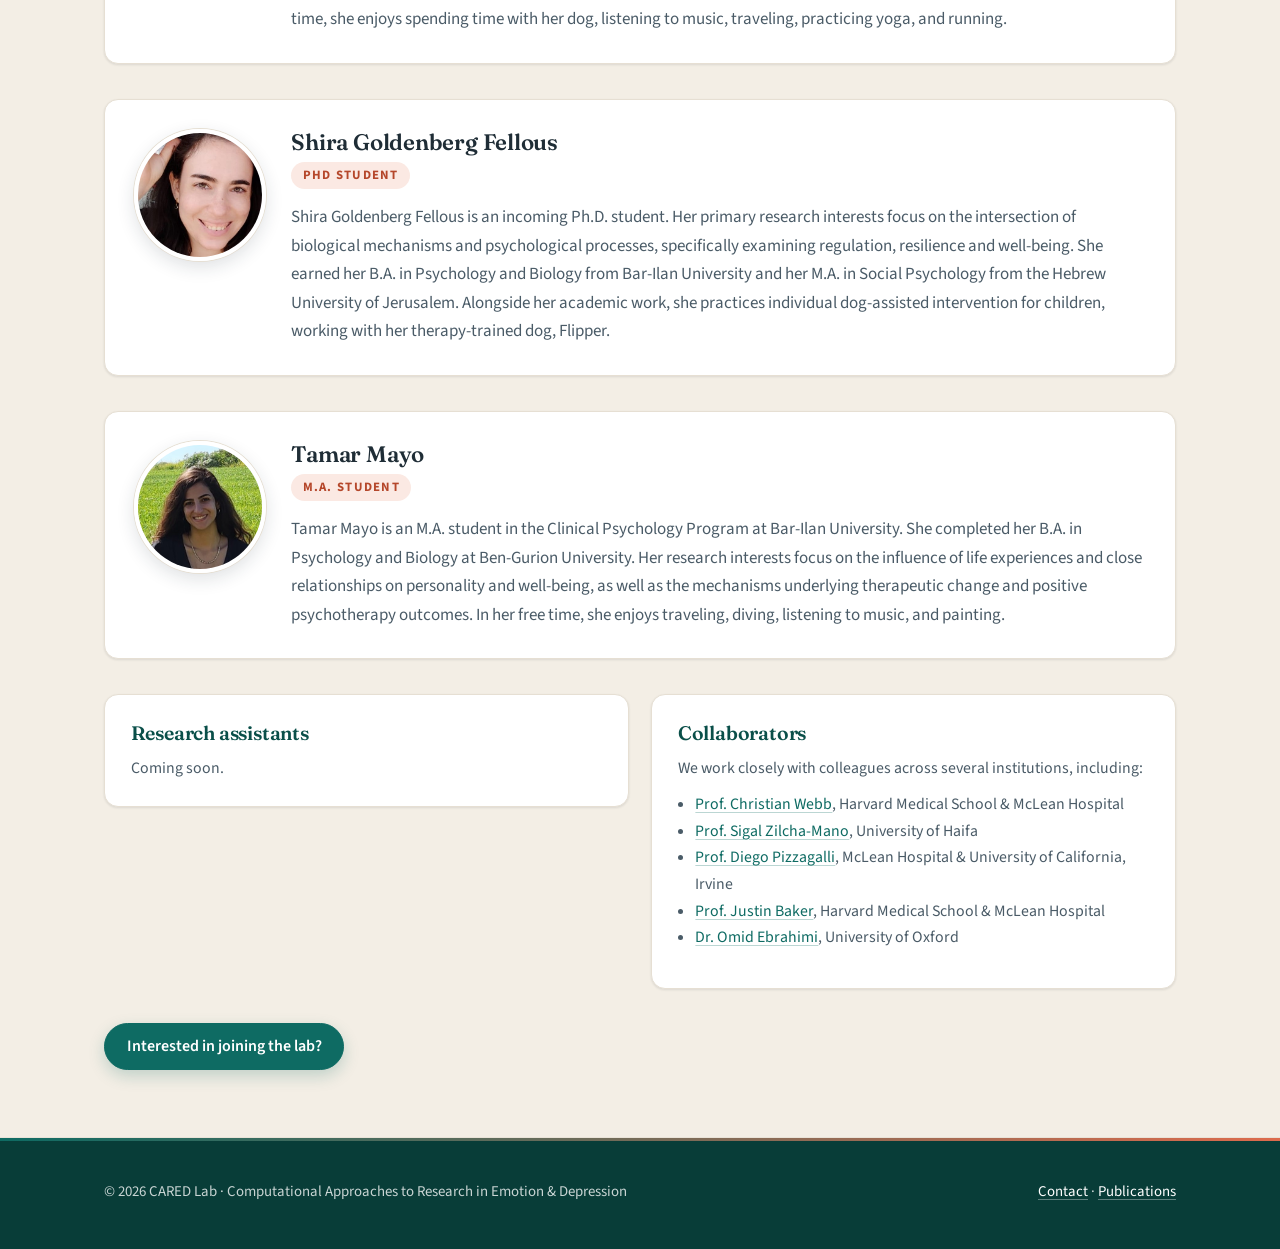
<file: people.html>
<!DOCTYPE html>
<html lang="en">
<head>
<meta charset="utf-8">
<meta name="viewport" content="width=device-width, initial-scale=1">
<title>People | CARED Lab | Hadar Fisher, PhD</title>
<meta name="description" content="Meet the CARED Lab team at Bar-Ilan University: Dr. Hadar Fisher (Principal Investigator), PhD students Gilor Friedman-Zeltzer, Shiri Reznik, and Shira Goldenberg Fellous, M.A. student Tamar Mayo, and collaborators. We are recruiting students, postdocs, and research assistants.">
<link rel="canonical" href="https://fisherhadar.github.io/people.html">
<meta property="og:site_name" content="CARED Lab">
<meta property="og:type" content="website">
<meta property="og:title" content="People | CARED Lab">
<meta property="og:description" content="Meet the CARED Lab team at Bar-Ilan University, and learn how to join as a student, postdoc, or research assistant.">
<meta property="og:url" content="https://fisherhadar.github.io/people.html">
<meta property="og:image" content="https://fisherhadar.github.io/images/logo-white-bg.png">
<meta property="og:image:width" content="1944">
<meta property="og:image:height" content="809">
<meta name="twitter:card" content="summary_large_image">
<link rel="preconnect" href="https://fonts.googleapis.com">
<link href="https://fonts.googleapis.com/css2?family=Fraunces:ital,wght@0,400;0,600;1,400&family=Source+Sans+3:wght@400;600;700&display=swap" rel="stylesheet">
<link rel="icon" type="image/png" href="favicon.png">
<link rel="stylesheet" href="css/styles.css">
<script data-goatcounter="https://fisherlab.goatcounter.com/count" async src="//gc.zgo.at/count.js"></script>
</head>
<body>

<header class="site">
  <div class="wrap nav-row">
    <a class="brand" href="index.html"><img src="images/logo-mark.png" alt="" class="brand-mark"><span>CARED<span class="dot">&middot;</span>Lab</span></a>
    <nav class="main">
      <a href="index.html">Home</a>
      <a href="research.html">Research</a>
      <a href="publications.html">Publications</a>
      <a href="people.html" class="active">People</a>
      <a href="news.html">News &amp; Contact</a>
      <a href="he.html" lang="he" class="nav-he">&#1506;&#1489;&#1512;&#1497;&#1514;</a>
    </nav>
  </div>
</header>

<section class="band">
  <div class="wrap">
    <p class="kicker">People</p>
    <h2>Lab director</h2>
    <div class="person">
      <img src="images/hadar.jpg" alt="Hadar Fisher" class="avatar">
      <div class="bio">
        <h3>Hadar Fisher, PhD</h3>
        <p class="role">Principal Investigator</p>
        <p>
          Dr. Fisher is a clinical psychologist and an Assistant Professor in the Department of
          Psychology at Bar-Ilan University. Dr. Fisher received her PhD from Bar-Ilan University and
          completed postdoctoral fellowships at the University of Haifa&rsquo;s Data Science Research
          Center and at Harvard Medical School and McLean Hospital.
        </p>
        <p style="margin-top:0.6rem">
          Her research examines how emotional processes contribute to the development and treatment of
          depression, with particular attention to affect dynamics, emotion regulation in daily life,
          adolescent depression, and mechanisms of change in psychotherapy. A central goal of her work is
          to translate this understanding into better approaches for early identification and personalized
          intervention. To do so, she integrates clinical and affective science with computational methods,
          including passive smartphone sensing, natural language processing, large language models (LLMs),
          machine learning, and facial expression analysis, to capture emotional and behavioral changes as
          they unfold over time. Her work has appeared in <i>Nature</i>, <i>Nature
          Reviews Psychology</i>, <i>npj Digital Medicine</i>, <i>Emotion</i>, <i>Clinical Psychological
          Science</i>, and <i>Behaviour Research and Therapy</i>, among others.
        </p>
        <p style="margin-top:0.6rem">
          <a href="https://scholar.google.com/citations?user=SUx04H8AAAAJ">Google Scholar</a> ·
          <a href="https://www.linkedin.com/in/hadar-fisher-67590a111/">LinkedIn</a> ·
          <a href="cv/Hadar-Fisher-CV.pdf">CV (PDF)</a>
        </p>
      </div>
    </div>
  </div>
</section>

<section class="band alt">
  <div class="wrap">
    <h2>Lab members</h2>
    <div class="person">
      <img src="images/gilor.jpg" alt="Gilor Friedman-Zeltzer" class="avatar">
      <div class="bio">
        <h3>Gilor Friedman-Zeltzer</h3>
        <p class="role">PhD Student</p>
        <p>
          Gilor Friedman-Zeltzer is a doctoral student. She is a specialist clinical psychologist and a
          certified Unified Protocol (UP) trainer and supervisor through the Unified Protocol Institute
          (UPI). Alongside her private practice, she provides UP-based supervision at a trauma recovery
          center. She earned her M.A. in Clinical Psychology with honors from Ruppin Academic Center,
          following graduate training in educational counseling at the Hebrew University of Jerusalem.
          Her doctoral research examines therapists' emotional experiences as mechanisms of therapeutic
          change, specifically how therapists' moment-to-moment emotional trajectories and their ability
          to move flexibly across emotional states shape patients' emotional processing and treatment
          outcomes. She combines automated facial-expression analysis, structured video-recall measures
          of therapist affect, and large language models to capture emotional processing from session
          transcripts.
        </p>
      </div>
    </div>
    <div class="person" style="margin-top:2.2rem">
      <img src="images/shiri.jpg" alt="Shiri Reznik" class="avatar">
      <div class="bio">
        <h3>Shiri Reznik</h3>
        <p class="role">PhD Student</p>
        <p>
          Shiri Reznik is an incoming Ph.D. student. Her research interests center on interpersonal
          dynamics and the use of innovative methods to understand how social interactions shape
          psychological well-being. She earned her B.A. in Behavioral Sciences from Ben-Gurion
          University and her M.A. in Clinical Psychology from the Hebrew University of Jerusalem.
          Her master's research examined idiographic processes within romantic couples' conflicts.
          Her doctoral research will use passive sensing and intensive longitudinal methods to study
          depression within adolescent-parent dyads, with the goal of advancing our understanding of
          interpersonal processes and informing future interventions. In her free time, she enjoys
          spending time with her dog, listening to music, traveling, practicing yoga, and running.
        </p>
      </div>
    </div>
    <div class="person" style="margin-top:2.2rem">
      <img src="images/shira.jpg" alt="Shira Goldenberg Fellous" class="avatar">
      <div class="bio">
        <h3>Shira Goldenberg Fellous</h3>
        <p class="role">PhD Student</p>
        <p>
          Shira Goldenberg Fellous is an incoming Ph.D. student. Her primary research interests focus
          on the intersection of biological mechanisms and psychological processes, specifically
          examining regulation, resilience and well-being. She earned her B.A. in Psychology and
          Biology from Bar-Ilan University and her M.A. in Social Psychology from the Hebrew University
          of Jerusalem. Alongside her academic work, she practices individual dog-assisted intervention
          for children, working with her therapy-trained dog, Flipper.
        </p>
      </div>
    </div>
    <div class="person" style="margin-top:2.2rem">
      <img src="images/tamar.jpg" alt="Tamar Mayo" class="avatar">
      <div class="bio">
        <h3>Tamar Mayo</h3>
        <p class="role">M.A. Student</p>
        <p>
          Tamar Mayo is an M.A. student in the Clinical Psychology Program at Bar-Ilan University.
          She completed her B.A. in Psychology and Biology at Ben-Gurion University. Her research
          interests focus on the influence of life experiences and close relationships on personality
          and well-being, as well as the mechanisms underlying therapeutic change and positive
          psychotherapy outcomes. In her free time, she enjoys traveling, diving, listening to music,
          and painting.
        </p>
      </div>
    </div>
    <div class="grid" style="margin-top:2.2rem">
      <div class="card">
        <h3>Research assistants</h3>
        <p>Coming soon.</p>
      </div>
      <div class="card">
        <h3>Collaborators</h3>
        <p>We work closely with colleagues across several institutions, including:</p>
        <ul style="margin: 0.6rem 0 0.8rem 1.1rem; color: var(--ink-soft); font-size: 0.99rem;">
          <li><a href="https://webbslab.com" target="_blank" rel="noopener">Prof. Christian Webb</a>, Harvard Medical School &amp; McLean Hospital</li>
          <li><a href="https://psychotherapy.haifa.ac.il/?lang=en" target="_blank" rel="noopener">Prof. Sigal Zilcha-Mano</a>, University of Haifa</li>
          <li><a href="https://healthaffairs.uci.edu/research/falling-leaves-foundation-medical-innovation-building/noel-drury-md-institute-for-translational-depression-discoveries/" target="_blank" rel="noopener">Prof. Diego Pizzagalli</a>, McLean Hospital &amp; University of California, Irvine</li>
          <li><a href="https://bakerlab.mclean.harvard.edu" target="_blank" rel="noopener">Prof. Justin Baker</a>, Harvard Medical School &amp; McLean Hospital</li>
          <li><a href="https://www.psy.ox.ac.uk/research/emotional-disorder-genesis-and-evolution" target="_blank" rel="noopener">Dr. Omid Ebrahimi</a>, University of Oxford</li>
        </ul>
      </div>
    </div>
    <p style="margin-top:1.8rem"><a class="btn" href="news.html#join">Interested in joining the lab?</a></p>
  </div>
</section>

<footer class="site">
  <div class="wrap cols">
    <div>© 2026 CARED Lab · Computational Approaches to Research in Emotion &amp; Depression</div>
    <div><a href="news.html#contact">Contact</a> · <a href="publications.html">Publications</a></div>
  </div>
</footer>

</body>
</html>
</file>
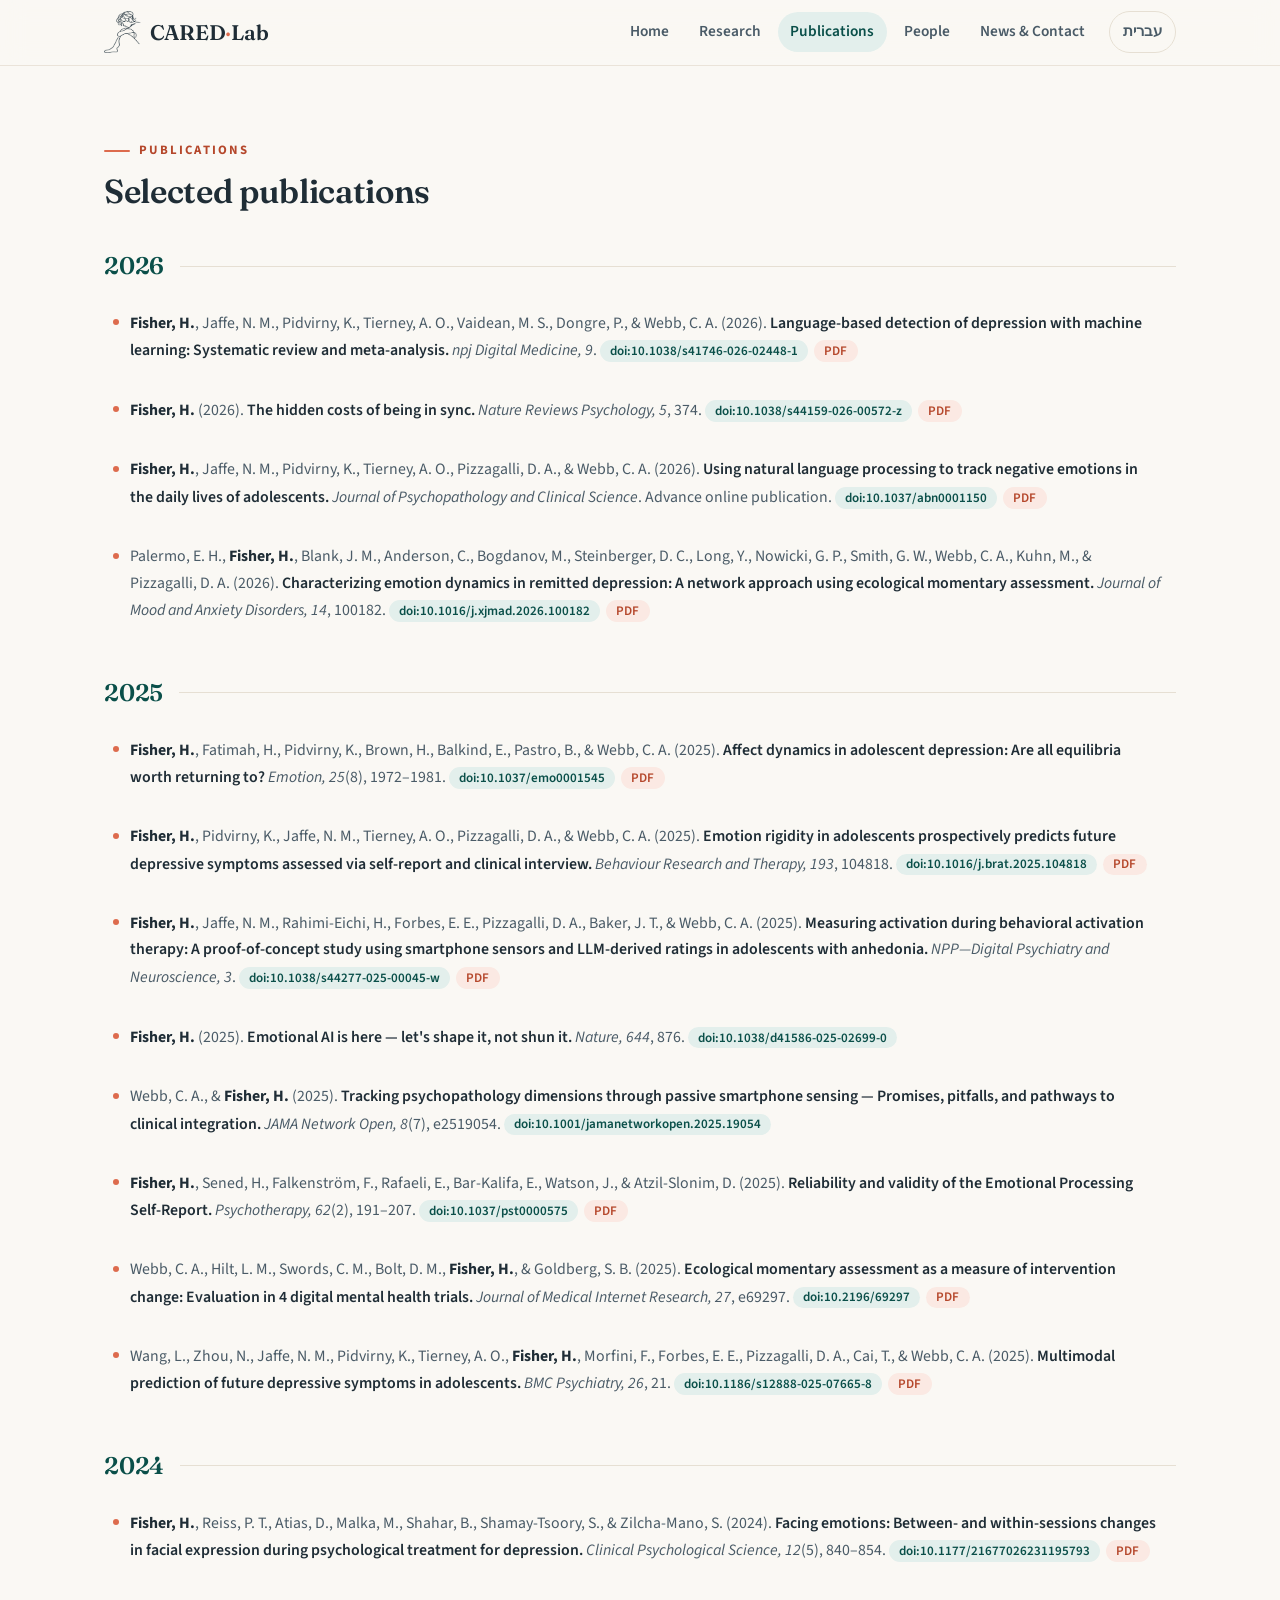
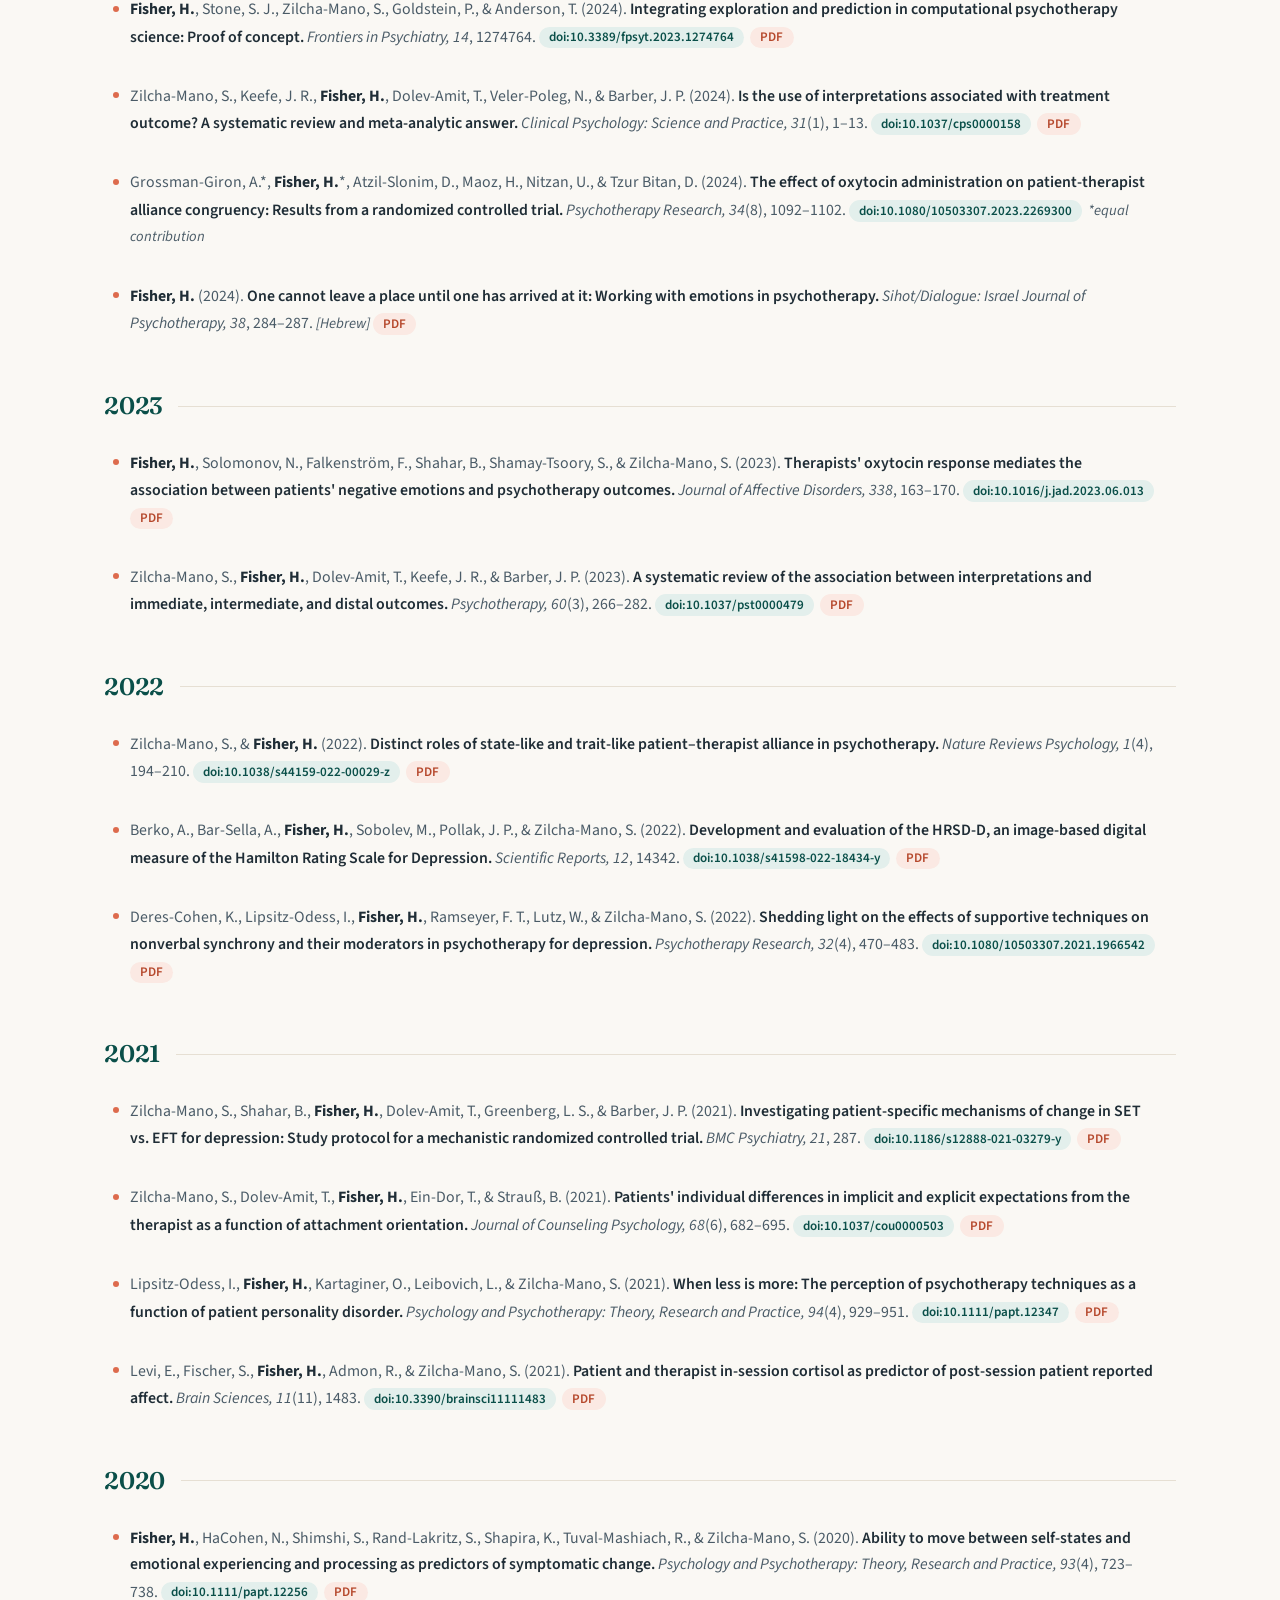
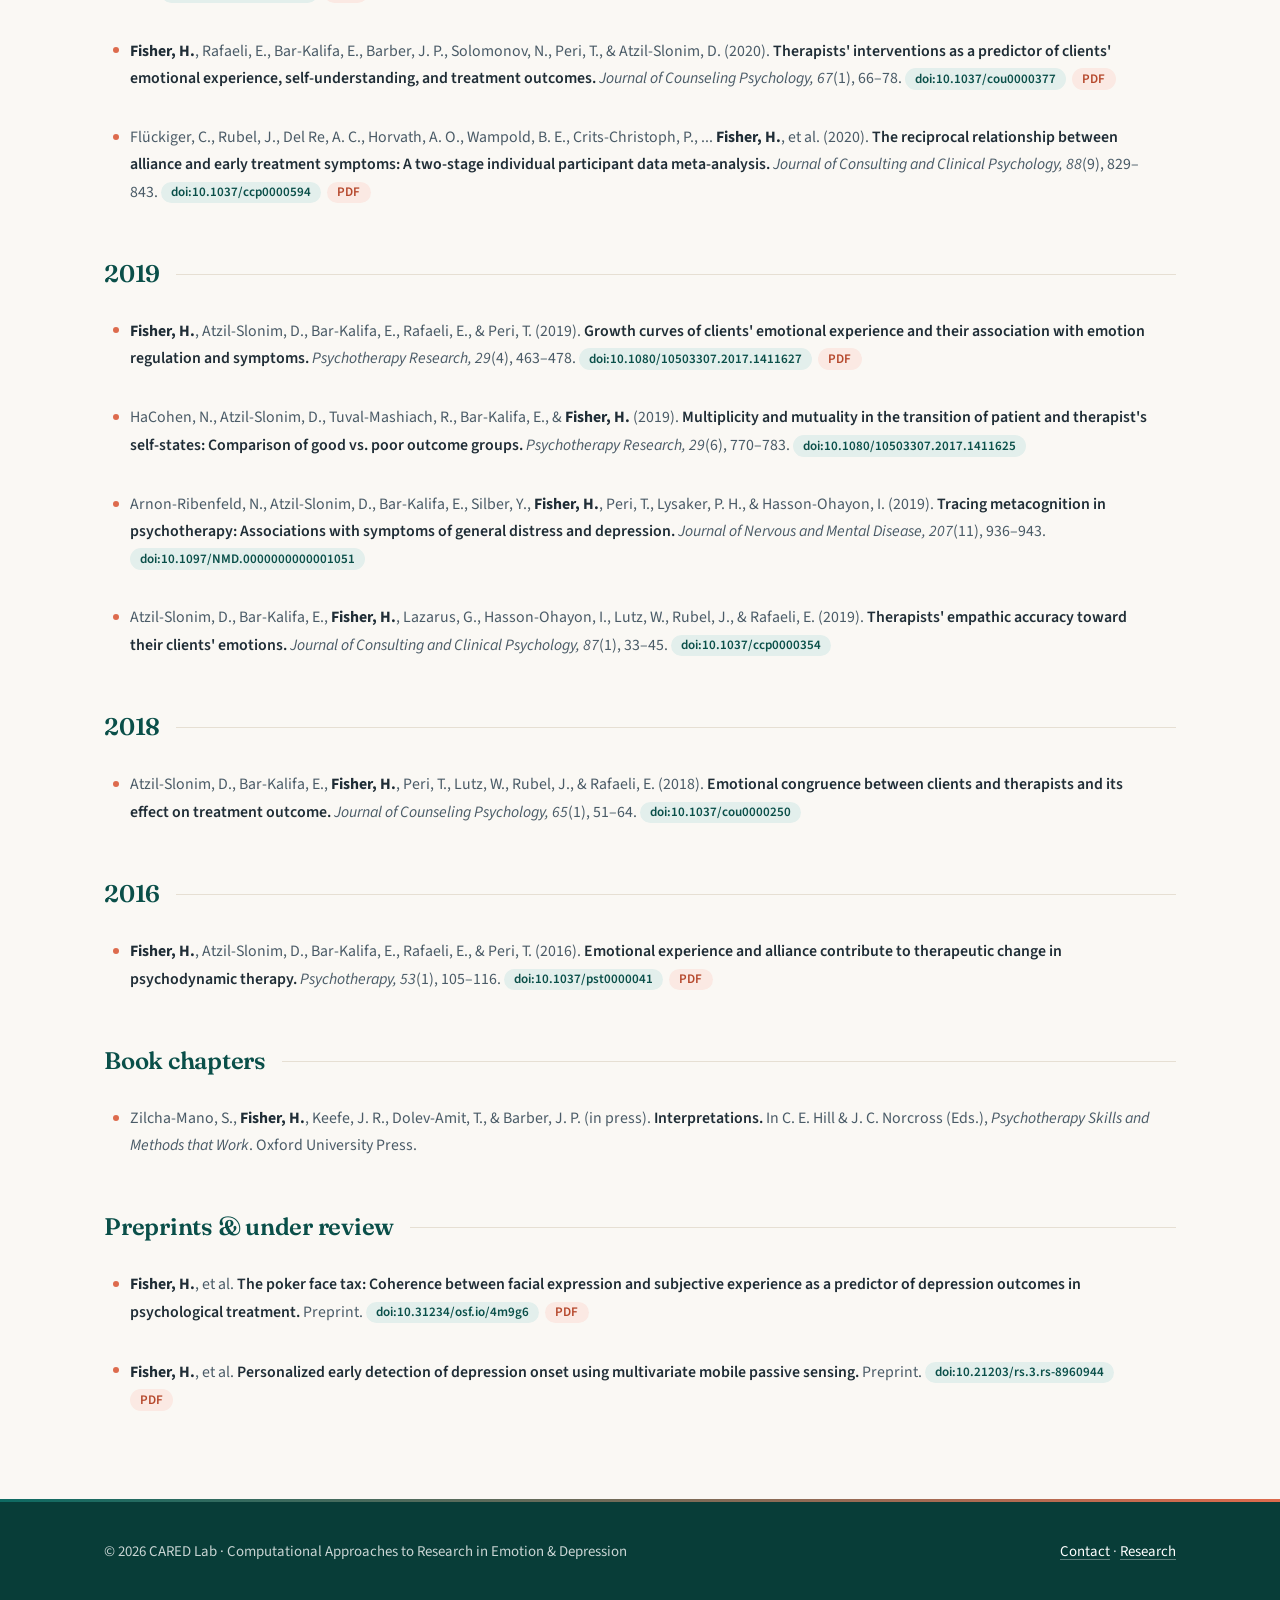
<file: publications.html>
<!DOCTYPE html>
<html lang="en">
<head>
<meta charset="utf-8">
<meta name="viewport" content="width=device-width, initial-scale=1">
<title>Publications | Hadar Fisher, PhD | CARED Lab</title>
<meta name="description" content="Publications by Dr. Hadar Fisher and the CARED Lab, in journals including Nature, Nature Reviews Psychology, npj Digital Medicine, Emotion, Clinical Psychological Science, and Behaviour Research and Therapy.">
<link rel="canonical" href="https://fisherhadar.github.io/publications.html">
<meta property="og:site_name" content="CARED Lab">
<meta property="og:type" content="website">
<meta property="og:title" content="Publications | CARED Lab">
<meta property="og:description" content="Publications by Dr. Hadar Fisher and the CARED Lab on emotions, depression, psychotherapy, and computational approaches to mental health.">
<meta property="og:url" content="https://fisherhadar.github.io/publications.html">
<meta property="og:image" content="https://fisherhadar.github.io/images/logo-white-bg.png">
<meta property="og:image:width" content="1944">
<meta property="og:image:height" content="809">
<meta name="twitter:card" content="summary_large_image">
<link rel="preconnect" href="https://fonts.googleapis.com">
<link href="https://fonts.googleapis.com/css2?family=Fraunces:ital,wght@0,400;0,600;1,400&family=Source+Sans+3:wght@400;600;700&display=swap" rel="stylesheet">
<link rel="icon" type="image/png" href="favicon.png">
<link rel="stylesheet" href="css/styles.css">
<script data-goatcounter="https://fisherlab.goatcounter.com/count" async src="//gc.zgo.at/count.js"></script>
</head>
<body>

<header class="site">
  <div class="wrap nav-row">
    <a class="brand" href="index.html"><img src="images/logo-mark.png" alt="" class="brand-mark"><span>CARED<span class="dot">&middot;</span>Lab</span></a>
    <nav class="main">
      <a href="index.html">Home</a>
      <a href="research.html">Research</a>
      <a href="publications.html" class="active">Publications</a>
      <a href="people.html">People</a>
      <a href="news.html">News &amp; Contact</a>
      <a href="he.html" lang="he" class="nav-he">&#1506;&#1489;&#1512;&#1497;&#1514;</a>
    </nav>
  </div>
</header>

<section class="band">
  <div class="wrap">
    <p class="kicker">Publications</p>
    <h2>Selected publications</h2>

    <h3 class="year-heading">2026</h3>
    <ul class="pubs">
      <li><strong>Fisher, H.</strong>, Jaffe, N. M., Pidvirny, K., Tierney, A. O., Vaidean, M. S., Dongre, P., &amp; Webb, C. A. (2026).
        <span class="t">Language-based detection of depression with machine learning: Systematic review and meta-analysis.</span>
        <i>npj Digital Medicine, 9</i>. <a class="doi" href="https://doi.org/10.1038/s41746-026-02448-1">doi:10.1038/s41746-026-02448-1</a> <a class="doi" href="papers/Fisher-2026-npj-Digital-Medicine.pdf">PDF</a></li>
      <li><strong>Fisher, H.</strong> (2026).
        <span class="t">The hidden costs of being in sync.</span>
        <i>Nature Reviews Psychology, 5</i>, 374. <a class="doi" href="https://doi.org/10.1038/s44159-026-00572-z">doi:10.1038/s44159-026-00572-z</a> <a class="doi" href="papers/Fisher-2026-Nature-Reviews-Psychology.pdf">PDF</a></li>
      <li><strong>Fisher, H.</strong>, Jaffe, N. M., Pidvirny, K., Tierney, A. O., Pizzagalli, D. A., &amp; Webb, C. A. (2026).
        <span class="t">Using natural language processing to track negative emotions in the daily lives of adolescents.</span>
        <i>Journal of Psychopathology and Clinical Science</i>. Advance online publication. <a class="doi" href="https://doi.org/10.1037/abn0001150">doi:10.1037/abn0001150</a> <a class="doi" href="papers/Fisher-2026-JPCS.pdf">PDF</a></li>
      <li>Palermo, E. H., <strong>Fisher, H.</strong>, Blank, J. M., Anderson, C., Bogdanov, M., Steinberger, D. C., Long, Y., Nowicki, G. P., Smith, G. W., Webb, C. A., Kuhn, M., &amp; Pizzagalli, D. A. (2026).
        <span class="t">Characterizing emotion dynamics in remitted depression: A network approach using ecological momentary assessment.</span>
        <i>Journal of Mood and Anxiety Disorders, 14</i>, 100182. <a class="doi" href="https://doi.org/10.1016/j.xjmad.2026.100182">doi:10.1016/j.xjmad.2026.100182</a> <a class="doi" href="papers/Palermo-2026-JMAD.pdf">PDF</a></li>
    </ul>

    <h3 class="year-heading">2025</h3>
    <ul class="pubs">
      <li><strong>Fisher, H.</strong>, Fatimah, H., Pidvirny, K., Brown, H., Balkind, E., Pastro, B., &amp; Webb, C. A. (2025).
        <span class="t">Affect dynamics in adolescent depression: Are all equilibria worth returning to?</span>
        <i>Emotion, 25</i>(8), 1972–1981. <a class="doi" href="https://doi.org/10.1037/emo0001545">doi:10.1037/emo0001545</a> <a class="doi" href="papers/Fisher-2025-Emotion.pdf">PDF</a></li>
      <li><strong>Fisher, H.</strong>, Pidvirny, K., Jaffe, N. M., Tierney, A. O., Pizzagalli, D. A., &amp; Webb, C. A. (2025).
        <span class="t">Emotion rigidity in adolescents prospectively predicts future depressive symptoms assessed via self-report and clinical interview.</span>
        <i>Behaviour Research and Therapy, 193</i>, 104818. <a class="doi" href="https://doi.org/10.1016/j.brat.2025.104818">doi:10.1016/j.brat.2025.104818</a> <a class="doi" href="papers/Fisher-2025-BRAT.pdf">PDF</a></li>
      <li><strong>Fisher, H.</strong>, Jaffe, N. M., Rahimi-Eichi, H., Forbes, E. E., Pizzagalli, D. A., Baker, J. T., &amp; Webb, C. A. (2025).
        <span class="t">Measuring activation during behavioral activation therapy: A proof-of-concept study using smartphone sensors and LLM-derived ratings in adolescents with anhedonia.</span>
        <i>NPP—Digital Psychiatry and Neuroscience, 3</i>. <a class="doi" href="https://doi.org/10.1038/s44277-025-00045-w">doi:10.1038/s44277-025-00045-w</a> <a class="doi" href="papers/Fisher-2025-NPP-Digital-Psychiatry.pdf">PDF</a></li>
      <li><strong>Fisher, H.</strong> (2025).
        <span class="t">Emotional AI is here — let's shape it, not shun it.</span>
        <i>Nature, 644</i>, 876. <a class="doi" href="https://doi.org/10.1038/d41586-025-02699-0">doi:10.1038/d41586-025-02699-0</a></li>
      <li>Webb, C. A., &amp; <strong>Fisher, H.</strong> (2025).
        <span class="t">Tracking psychopathology dimensions through passive smartphone sensing — Promises, pitfalls, and pathways to clinical integration.</span>
        <i>JAMA Network Open, 8</i>(7), e2519054. <a class="doi" href="https://doi.org/10.1001/jamanetworkopen.2025.19054">doi:10.1001/jamanetworkopen.2025.19054</a></li>
      <li><strong>Fisher, H.</strong>, Sened, H., Falkenström, F., Rafaeli, E., Bar-Kalifa, E., Watson, J., &amp; Atzil-Slonim, D. (2025).
        <span class="t">Reliability and validity of the Emotional Processing Self-Report.</span>
        <i>Psychotherapy, 62</i>(2), 191–207. <a class="doi" href="https://doi.org/10.1037/pst0000575">doi:10.1037/pst0000575</a> <a class="doi" href="papers/Fisher-2025-Psychotherapy.pdf">PDF</a></li>
      <li>Webb, C. A., Hilt, L. M., Swords, C. M., Bolt, D. M., <strong>Fisher, H.</strong>, &amp; Goldberg, S. B. (2025).
        <span class="t">Ecological momentary assessment as a measure of intervention change: Evaluation in 4 digital mental health trials.</span>
        <i>Journal of Medical Internet Research, 27</i>, e69297. <a class="doi" href="https://doi.org/10.2196/69297">doi:10.2196/69297</a> <a class="doi" href="papers/Webb-2025-JMIR.pdf">PDF</a></li>
      <li>Wang, L., Zhou, N., Jaffe, N. M., Pidvirny, K., Tierney, A. O., <strong>Fisher, H.</strong>, Morfini, F., Forbes, E. E., Pizzagalli, D. A., Cai, T., &amp; Webb, C. A. (2025).
        <span class="t">Multimodal prediction of future depressive symptoms in adolescents.</span>
        <i>BMC Psychiatry, 26</i>, 21. <a class="doi" href="https://doi.org/10.1186/s12888-025-07665-8">doi:10.1186/s12888-025-07665-8</a> <a class="doi" href="papers/Wang-2025-BMC-Psychiatry.pdf">PDF</a></li>
    </ul>

    <h3 class="year-heading">2024</h3>
    <ul class="pubs">
      <li><strong>Fisher, H.</strong>, Reiss, P. T., Atias, D., Malka, M., Shahar, B., Shamay-Tsoory, S., &amp; Zilcha-Mano, S. (2024).
        <span class="t">Facing emotions: Between- and within-sessions changes in facial expression during psychological treatment for depression.</span>
        <i>Clinical Psychological Science, 12</i>(5), 840–854. <a class="doi" href="https://doi.org/10.1177/21677026231195793">doi:10.1177/21677026231195793</a> <a class="doi" href="papers/Fisher-2024-Clinical-Psychological-Science.pdf">PDF</a></li>
      <li><strong>Fisher, H.</strong>, Stone, S. J., Zilcha-Mano, S., Goldstein, P., &amp; Anderson, T. (2024).
        <span class="t">Integrating exploration and prediction in computational psychotherapy science: Proof of concept.</span>
        <i>Frontiers in Psychiatry, 14</i>, 1274764. <a class="doi" href="https://doi.org/10.3389/fpsyt.2023.1274764">doi:10.3389/fpsyt.2023.1274764</a> <a class="doi" href="papers/Fisher-2024-Frontiers-in-Psychiatry.pdf">PDF</a></li>
      <li>Zilcha-Mano, S., Keefe, J. R., <strong>Fisher, H.</strong>, Dolev-Amit, T., Veler-Poleg, N., &amp; Barber, J. P. (2024).
        <span class="t">Is the use of interpretations associated with treatment outcome? A systematic review and meta-analytic answer.</span>
        <i>Clinical Psychology: Science and Practice, 31</i>(1), 1–13. <a class="doi" href="https://doi.org/10.1037/cps0000158">doi:10.1037/cps0000158</a> <a class="doi" href="papers/Zilcha-Mano-2024-CPSP.pdf">PDF</a></li>
      <li>Grossman-Giron, A.*, <strong>Fisher, H.</strong>*, Atzil-Slonim, D., Maoz, H., Nitzan, U., &amp; Tzur Bitan, D. (2024).
        <span class="t">The effect of oxytocin administration on patient-therapist alliance congruency: Results from a randomized controlled trial.</span>
        <i>Psychotherapy Research, 34</i>(8), 1092–1102. <a class="doi" href="https://doi.org/10.1080/10503307.2023.2269300">doi:10.1080/10503307.2023.2269300</a> <span class="note">*equal contribution</span></li>
      <li><strong>Fisher, H.</strong> (2024).
        <span class="t">One cannot leave a place until one has arrived at it: Working with emotions in psychotherapy.</span>
        <i>Sihot/Dialogue: Israel Journal of Psychotherapy, 38</i>, 284–287. <span class="note">[Hebrew]</span> <a class="doi" href="papers/Fisher-2024-Sihot-Dialogue-Hebrew.pdf">PDF</a></li>
    </ul>

    <h3 class="year-heading">2023</h3>
    <ul class="pubs">
      <li><strong>Fisher, H.</strong>, Solomonov, N., Falkenström, F., Shahar, B., Shamay-Tsoory, S., &amp; Zilcha-Mano, S. (2023).
        <span class="t">Therapists' oxytocin response mediates the association between patients' negative emotions and psychotherapy outcomes.</span>
        <i>Journal of Affective Disorders, 338</i>, 163–170. <a class="doi" href="https://doi.org/10.1016/j.jad.2023.06.013">doi:10.1016/j.jad.2023.06.013</a> <a class="doi" href="papers/Fisher-2023-JAD.pdf">PDF</a></li>
      <li>Zilcha-Mano, S., <strong>Fisher, H.</strong>, Dolev-Amit, T., Keefe, J. R., &amp; Barber, J. P. (2023).
        <span class="t">A systematic review of the association between interpretations and immediate, intermediate, and distal outcomes.</span>
        <i>Psychotherapy, 60</i>(3), 266–282. <a class="doi" href="https://doi.org/10.1037/pst0000479">doi:10.1037/pst0000479</a> <a class="doi" href="papers/Zilcha-Mano-2023-Psychotherapy.pdf">PDF</a></li>
    </ul>

    <h3 class="year-heading">2022</h3>
    <ul class="pubs">
      <li>Zilcha-Mano, S., &amp; <strong>Fisher, H.</strong> (2022).
        <span class="t">Distinct roles of state-like and trait-like patient–therapist alliance in psychotherapy.</span>
        <i>Nature Reviews Psychology, 1</i>(4), 194–210. <a class="doi" href="https://doi.org/10.1038/s44159-022-00029-z">doi:10.1038/s44159-022-00029-z</a> <a class="doi" href="papers/Zilcha-Mano-Fisher-2022-Nature-Reviews-Psychology.pdf">PDF</a></li>
      <li>Berko, A., Bar-Sella, A., <strong>Fisher, H.</strong>, Sobolev, M., Pollak, J. P., &amp; Zilcha-Mano, S. (2022).
        <span class="t">Development and evaluation of the HRSD-D, an image-based digital measure of the Hamilton Rating Scale for Depression.</span>
        <i>Scientific Reports, 12</i>, 14342. <a class="doi" href="https://doi.org/10.1038/s41598-022-18434-y">doi:10.1038/s41598-022-18434-y</a> <a class="doi" href="papers/Berko-2022-Scientific-Reports.pdf">PDF</a></li>
      <li>Deres-Cohen, K., Lipsitz-Odess, I., <strong>Fisher, H.</strong>, Ramseyer, F. T., Lutz, W., &amp; Zilcha-Mano, S. (2022).
        <span class="t">Shedding light on the effects of supportive techniques on nonverbal synchrony and their moderators in psychotherapy for depression.</span>
        <i>Psychotherapy Research, 32</i>(4), 470–483. <a class="doi" href="https://doi.org/10.1080/10503307.2021.1966542">doi:10.1080/10503307.2021.1966542</a> <a class="doi" href="papers/Deres-Cohen-2022-Psychotherapy-Research.pdf">PDF</a></li>
    </ul>

    <h3 class="year-heading">2021</h3>
    <ul class="pubs">
      <li>Zilcha-Mano, S., Shahar, B., <strong>Fisher, H.</strong>, Dolev-Amit, T., Greenberg, L. S., &amp; Barber, J. P. (2021).
        <span class="t">Investigating patient-specific mechanisms of change in SET vs. EFT for depression: Study protocol for a mechanistic randomized controlled trial.</span>
        <i>BMC Psychiatry, 21</i>, 287. <a class="doi" href="https://doi.org/10.1186/s12888-021-03279-y">doi:10.1186/s12888-021-03279-y</a> <a class="doi" href="papers/Zilcha-Mano-2021-BMC-Psychiatry.pdf">PDF</a></li>
      <li>Zilcha-Mano, S., Dolev-Amit, T., <strong>Fisher, H.</strong>, Ein-Dor, T., &amp; Strauß, B. (2021).
        <span class="t">Patients' individual differences in implicit and explicit expectations from the therapist as a function of attachment orientation.</span>
        <i>Journal of Counseling Psychology, 68</i>(6), 682–695. <a class="doi" href="https://doi.org/10.1037/cou0000503">doi:10.1037/cou0000503</a> <a class="doi" href="papers/Zilcha-Mano-2021-JCP.pdf">PDF</a></li>
      <li>Lipsitz-Odess, I., <strong>Fisher, H.</strong>, Kartaginer, O., Leibovich, L., &amp; Zilcha-Mano, S. (2021).
        <span class="t">When less is more: The perception of psychotherapy techniques as a function of patient personality disorder.</span>
        <i>Psychology and Psychotherapy: Theory, Research and Practice, 94</i>(4), 929–951. <a class="doi" href="https://doi.org/10.1111/papt.12347">doi:10.1111/papt.12347</a> <a class="doi" href="papers/Lipsitz-Odess-2021-PAPT.pdf">PDF</a></li>
      <li>Levi, E., Fischer, S., <strong>Fisher, H.</strong>, Admon, R., &amp; Zilcha-Mano, S. (2021).
        <span class="t">Patient and therapist in-session cortisol as predictor of post-session patient reported affect.</span>
        <i>Brain Sciences, 11</i>(11), 1483. <a class="doi" href="https://doi.org/10.3390/brainsci11111483">doi:10.3390/brainsci11111483</a> <a class="doi" href="papers/Levi-2021-Brain-Sciences.pdf">PDF</a></li>
    </ul>

    <h3 class="year-heading">2020</h3>
    <ul class="pubs">
      <li><strong>Fisher, H.</strong>, HaCohen, N., Shimshi, S., Rand-Lakritz, S., Shapira, K., Tuval-Mashiach, R., &amp; Zilcha-Mano, S. (2020).
        <span class="t">Ability to move between self-states and emotional experiencing and processing as predictors of symptomatic change.</span>
        <i>Psychology and Psychotherapy: Theory, Research and Practice, 93</i>(4), 723–738. <a class="doi" href="https://doi.org/10.1111/papt.12256">doi:10.1111/papt.12256</a> <a class="doi" href="papers/Fisher-2020-PAPT.pdf">PDF</a></li>
      <li><strong>Fisher, H.</strong>, Rafaeli, E., Bar-Kalifa, E., Barber, J. P., Solomonov, N., Peri, T., &amp; Atzil-Slonim, D. (2020).
        <span class="t">Therapists' interventions as a predictor of clients' emotional experience, self-understanding, and treatment outcomes.</span>
        <i>Journal of Counseling Psychology, 67</i>(1), 66–78. <a class="doi" href="https://doi.org/10.1037/cou0000377">doi:10.1037/cou0000377</a> <a class="doi" href="papers/Fisher-2020-JCP.pdf">PDF</a></li>
      <li>Flückiger, C., Rubel, J., Del Re, A. C., Horvath, A. O., Wampold, B. E., Crits-Christoph, P., ... <strong>Fisher, H.</strong>, et al. (2020).
        <span class="t">The reciprocal relationship between alliance and early treatment symptoms: A two-stage individual participant data meta-analysis.</span>
        <i>Journal of Consulting and Clinical Psychology, 88</i>(9), 829–843. <a class="doi" href="https://doi.org/10.1037/ccp0000594">doi:10.1037/ccp0000594</a> <a class="doi" href="papers/Flueckiger-2020-JCCP.pdf">PDF</a></li>
    </ul>

    <h3 class="year-heading">2019</h3>
    <ul class="pubs">
      <li><strong>Fisher, H.</strong>, Atzil-Slonim, D., Bar-Kalifa, E., Rafaeli, E., &amp; Peri, T. (2019).
        <span class="t">Growth curves of clients' emotional experience and their association with emotion regulation and symptoms.</span>
        <i>Psychotherapy Research, 29</i>(4), 463–478. <a class="doi" href="https://doi.org/10.1080/10503307.2017.1411627">doi:10.1080/10503307.2017.1411627</a> <a class="doi" href="papers/Fisher-2019-Psychotherapy-Research.pdf">PDF</a></li>
      <li>HaCohen, N., Atzil-Slonim, D., Tuval-Mashiach, R., Bar-Kalifa, E., &amp; <strong>Fisher, H.</strong> (2019).
        <span class="t">Multiplicity and mutuality in the transition of patient and therapist's self-states: Comparison of good vs. poor outcome groups.</span>
        <i>Psychotherapy Research, 29</i>(6), 770–783. <a class="doi" href="https://doi.org/10.1080/10503307.2017.1411625">doi:10.1080/10503307.2017.1411625</a></li>
      <li>Arnon-Ribenfeld, N., Atzil-Slonim, D., Bar-Kalifa, E., Silber, Y., <strong>Fisher, H.</strong>, Peri, T., Lysaker, P. H., &amp; Hasson-Ohayon, I. (2019).
        <span class="t">Tracing metacognition in psychotherapy: Associations with symptoms of general distress and depression.</span>
        <i>Journal of Nervous and Mental Disease, 207</i>(11), 936–943. <a class="doi" href="https://doi.org/10.1097/NMD.0000000000001051">doi:10.1097/NMD.0000000000001051</a></li>
      <li>Atzil-Slonim, D., Bar-Kalifa, E., <strong>Fisher, H.</strong>, Lazarus, G., Hasson-Ohayon, I., Lutz, W., Rubel, J., &amp; Rafaeli, E. (2019).
        <span class="t">Therapists' empathic accuracy toward their clients' emotions.</span>
        <i>Journal of Consulting and Clinical Psychology, 87</i>(1), 33–45. <a class="doi" href="https://doi.org/10.1037/ccp0000354">doi:10.1037/ccp0000354</a></li>
    </ul>

    <h3 class="year-heading">2018</h3>
    <ul class="pubs">
      <li>Atzil-Slonim, D., Bar-Kalifa, E., <strong>Fisher, H.</strong>, Peri, T., Lutz, W., Rubel, J., &amp; Rafaeli, E. (2018).
        <span class="t">Emotional congruence between clients and therapists and its effect on treatment outcome.</span>
        <i>Journal of Counseling Psychology, 65</i>(1), 51–64. <a class="doi" href="https://doi.org/10.1037/cou0000250">doi:10.1037/cou0000250</a></li>
    </ul>

    <h3 class="year-heading">2016</h3>
    <ul class="pubs">
      <li><strong>Fisher, H.</strong>, Atzil-Slonim, D., Bar-Kalifa, E., Rafaeli, E., &amp; Peri, T. (2016).
        <span class="t">Emotional experience and alliance contribute to therapeutic change in psychodynamic therapy.</span>
        <i>Psychotherapy, 53</i>(1), 105–116. <a class="doi" href="https://doi.org/10.1037/pst0000041">doi:10.1037/pst0000041</a> <a class="doi" href="papers/Fisher-2016-Psychotherapy.pdf">PDF</a></li>
    </ul>

    <h3 class="year-heading">Book chapters</h3>
    <ul class="pubs">
      <li>Zilcha-Mano, S., <strong>Fisher, H.</strong>, Keefe, J. R., Dolev-Amit, T., &amp; Barber, J. P. (in press).
        <span class="t">Interpretations.</span>
        In C. E. Hill &amp; J. C. Norcross (Eds.), <i>Psychotherapy Skills and Methods that Work</i>. Oxford University Press.</li>
    </ul>

    <h3 class="year-heading">Preprints &amp; under review</h3>
    <ul class="pubs">
      <li><strong>Fisher, H.</strong>, et al.
        <span class="t">The poker face tax: Coherence between facial expression and subjective experience as a predictor of depression outcomes in psychological treatment.</span>
        Preprint. <a class="doi" href="https://doi.org/10.31234/osf.io/4m9g6_v2">doi:10.31234/osf.io/4m9g6</a> <a class="doi" href="papers/Fisher-preprint-Poker-Face-Tax.pdf">PDF</a></li>
      <li><strong>Fisher, H.</strong>, et al.
        <span class="t">Personalized early detection of depression onset using multivariate mobile passive sensing.</span>
        Preprint. <a class="doi" href="https://doi.org/10.21203/rs.3.rs-8960944/v1">doi:10.21203/rs.3.rs-8960944</a> <a class="doi" href="papers/Fisher-preprint-Early-Detection.pdf">PDF</a></li>
    </ul>

  </div>
</section>

<footer class="site">
  <div class="wrap cols">
    <div>© 2026 CARED Lab · Computational Approaches to Research in Emotion &amp; Depression</div>
    <div><a href="news.html#contact">Contact</a> · <a href="research.html">Research</a></div>
  </div>
</footer>

</body>
</html>
</file>
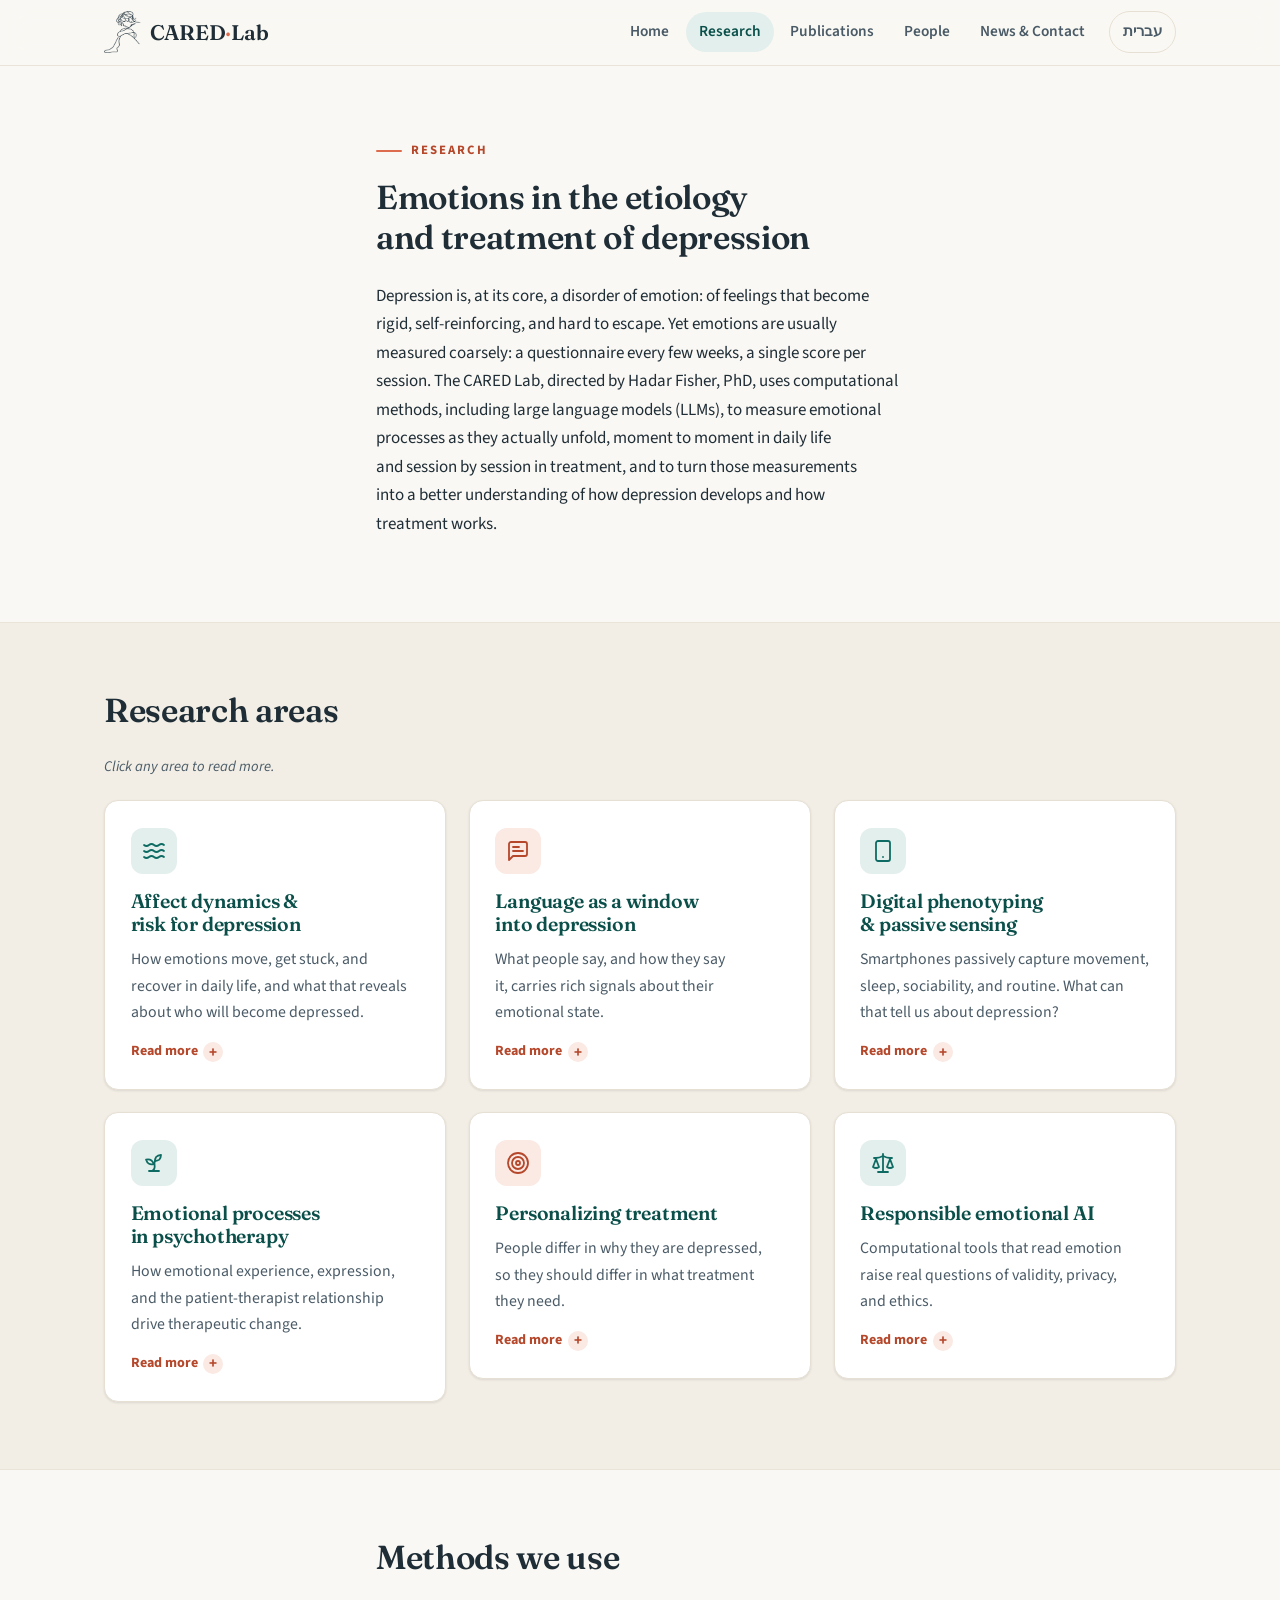
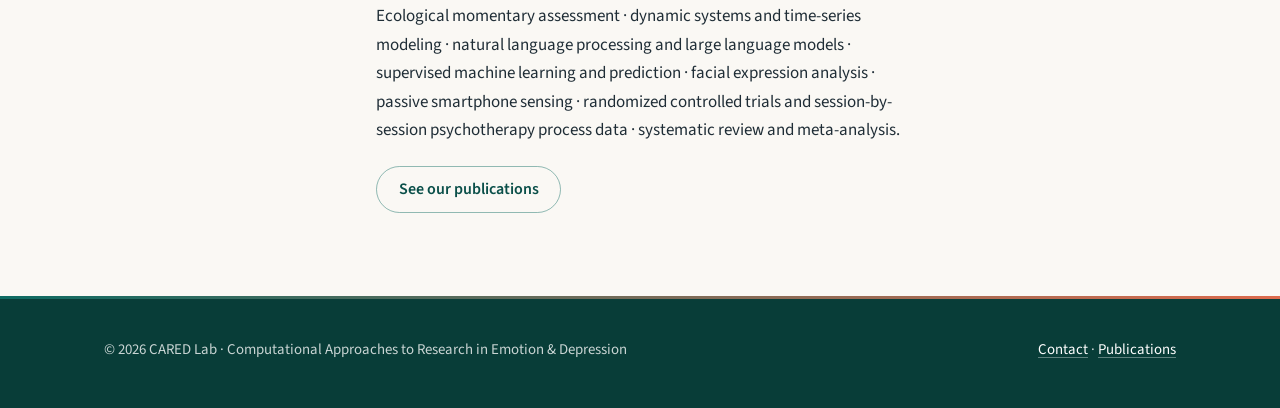
<file: research.html>
<!DOCTYPE html>
<html lang="en">
<head>
<meta charset="utf-8">
<meta name="viewport" content="width=device-width, initial-scale=1">
<title>Research | CARED Lab | Hadar Fisher, PhD</title>
<meta name="description" content="Research at the CARED Lab: affect dynamics and emotion regulation in daily life, emotional processes and mechanisms of change in psychotherapy, adolescent depression, and computational approaches including LLMs, machine learning, and passive sensing.">
<link rel="canonical" href="https://fisherhadar.github.io/research.html">
<meta property="og:site_name" content="CARED Lab">
<meta property="og:type" content="website">
<meta property="og:title" content="Research | CARED Lab">
<meta property="og:description" content="Affect dynamics in daily life, emotional processes in psychotherapy, adolescent depression, and computational approaches to mental health.">
<meta property="og:url" content="https://fisherhadar.github.io/research.html">
<meta property="og:image" content="https://fisherhadar.github.io/images/logo-white-bg.png">
<meta property="og:image:width" content="1944">
<meta property="og:image:height" content="809">
<meta name="twitter:card" content="summary_large_image">
<link rel="preconnect" href="https://fonts.googleapis.com">
<link href="https://fonts.googleapis.com/css2?family=Fraunces:ital,wght@0,400;0,600;1,400&family=Source+Sans+3:wght@400;600;700&display=swap" rel="stylesheet">
<link rel="icon" type="image/png" href="favicon.png">
<link rel="stylesheet" href="css/styles.css">
<script data-goatcounter="https://fisherlab.goatcounter.com/count" async src="//gc.zgo.at/count.js"></script>
</head>
<body>

<header class="site">
  <div class="wrap nav-row">
    <a class="brand" href="index.html"><img src="images/logo-mark.png" alt="" class="brand-mark"><span>CARED<span class="dot">&middot;</span>Lab</span></a>
    <nav class="main">
      <a href="index.html">Home</a>
      <a href="research.html" class="active">Research</a>
      <a href="publications.html">Publications</a>
      <a href="people.html">People</a>
      <a href="news.html">News &amp; Contact</a>
      <a href="he.html" lang="he" class="nav-he">&#1506;&#1489;&#1512;&#1497;&#1514;</a>
    </nav>
  </div>
</header>

<section class="band">
  <div class="wrap prose">
    <p class="kicker">Research</p>
    <h2>Emotions in the etiology and treatment of depression</h2>
    <p>
      Depression is, at its core, a disorder of emotion: of feelings that become rigid, self-reinforcing,
      and hard to escape. Yet emotions are usually measured coarsely: a questionnaire every few weeks, a
      single score per session. The CARED Lab, directed by Hadar Fisher, PhD, uses computational methods,
      including large language models (LLMs), to measure
      emotional processes as they actually unfold, moment to moment in daily life and session by session in treatment, and to
      turn those measurements into a better understanding of how depression develops and how treatment works.
    </p>
  </div>
</section>

<section class="band alt">
  <div class="wrap">
    <h2>Research areas</h2>
    <p class="note" style="margin-bottom:1.3rem">Click any area to read more.</p>
    <div class="grid">

      <details class="card">
        <summary>
          <span class="icon" aria-hidden="true"><svg viewBox="0 0 24 24" fill="none" stroke="currentColor" stroke-width="1.8" stroke-linecap="round" stroke-linejoin="round"><path d="M2 6c.6.5 1.2 1 2.5 1C7 7 7 5 9.5 5c2.6 0 2.4 2 5 2 2.5 0 2.5-2 5-2 1.3 0 1.9.5 2.5 1"/><path d="M2 12c.6.5 1.2 1 2.5 1 2.5 0 2.5-2 5-2 2.6 0 2.4 2 5 2 2.5 0 2.5-2 5-2 1.3 0 1.9.5 2.5 1"/><path d="M2 18c.6.5 1.2 1 2.5 1 2.5 0 2.5-2 5-2 2.6 0 2.4 2 5 2 2.5 0 2.5-2 5-2 1.3 0 1.9.5 2.5 1"/></svg></span>
          <h3>Affect dynamics &amp; risk for depression</h3>
          <p>How emotions move, get stuck, and recover in daily life, and what that reveals about who
          will become depressed.</p>
          <span class="more">Read more</span>
        </summary>
        <div class="card-full">
          <p>A single sad moment is not depression. Depression emerges when emotional states start
          feeding on themselves and each other: sadness invites rumination, rumination invites
          withdrawal, withdrawal deepens sadness. We treat emotional life as a dynamic system with
          feedback loops, inertia, and equilibria that a person keeps returning to. <b>What matters is
          not only how someone feels, but how their feelings move</b>: whether emotions recover flexibly
          after a bad moment or get stuck in self-reinforcing loops.</p>
          <p>Studying these dynamics requires dense measurement over time. Using ecological momentary
          assessment (EMA) and dynamic modeling, we study how the temporal structure of emotion
          (rigidity, feedback loops, and the equilibria people return to) prospectively predicts
          depressive symptoms, with a focus on adolescence, when depression risk rises sharply.</p>
          <p style="margin-top:0.7rem">
            <span class="tag">EMA</span><span class="tag">emotion rigidity</span><span class="tag">dynamic systems</span><span class="tag">adolescence</span>
          </p>
        </div>
      </details>

      <details class="card">
        <summary>
          <span class="icon" aria-hidden="true"><svg viewBox="0 0 24 24" fill="none" stroke="currentColor" stroke-width="1.8" stroke-linecap="round" stroke-linejoin="round"><path d="M21 15a2 2 0 0 1-2 2H7l-4 4V5a2 2 0 0 1 2-2h14a2 2 0 0 1 2 2z"/><path d="M13 8H7"/><path d="M17 12H7"/></svg></span>
          <h3>Language as a window into depression</h3>
          <p>What people say, and how they say it, carries rich signals about their emotional state.</p>
          <span class="more">Read more</span>
        </summary>
        <div class="card-full">
          <p>Language is the most natural record of emotional life we have, and modern NLP and large
          language models (LLMs) make it measurable at scale. We develop and evaluate language-based approaches
          for detecting depression and tracking negative emotions, from daily-life speech and text
          messages to full therapy transcripts.</p>
          <p>Our recent systematic review and meta-analysis in <i>npj Digital Medicine</i> takes stock
          of the whole field of language-based depression detection with machine learning: what works,
          what is overclaimed, and what evidence is still needed before these tools can be trusted in
          the clinic.</p>
          <p style="margin-top:0.7rem">
            <span class="tag">NLP</span><span class="tag">LLMs</span><span class="tag">machine learning</span><span class="tag">meta-analysis</span>
          </p>
        </div>
      </details>

      <details class="card">
        <summary>
          <span class="icon" aria-hidden="true"><svg viewBox="0 0 24 24" fill="none" stroke="currentColor" stroke-width="1.8" stroke-linecap="round" stroke-linejoin="round"><rect width="14" height="20" x="5" y="2" rx="2" ry="2"/><path d="M12 18h.01"/></svg></span>
          <h3>Digital phenotyping &amp; passive sensing</h3>
          <p>Smartphones passively capture movement, sleep, sociability, and routine. What can that tell
          us about depression?</p>
          <span class="more">Read more</span>
        </summary>
        <div class="card-full">
          <p>The phone in a person's pocket quietly records behavior that questionnaires can only ask
          about: how much they move, sleep, leave the house, and reach out to others. We test how these
          passive signals, combined with LLM-derived ratings, can measure clinically meaningful
          constructs, like behavioral activation during treatment, and support personalized early
          detection of depression onset.</p>
          <p>We are equally interested in the limits of this technology. Passive sensing comes with real
          pitfalls of validity, privacy, and interpretation, and we study the pathway to clinical
          integration as carefully as the sensors themselves.</p>
          <p style="margin-top:0.7rem">
            <span class="tag">passive sensing</span><span class="tag">smartphones</span><span class="tag">early detection</span>
          </p>
        </div>
      </details>

      <details class="card">
        <summary>
          <span class="icon" aria-hidden="true"><svg viewBox="0 0 24 24" fill="none" stroke="currentColor" stroke-width="1.8" stroke-linecap="round" stroke-linejoin="round"><path d="M7 20h10"/><path d="M10 20c5.5-2.5.8-6.4 3-10"/><path d="M9.5 9.4c1.1.8 1.8 2.2 2.3 3.7-2 .4-3.5.4-4.8-.3-1.2-.6-2.3-1.9-3-4.2 2.8-.5 4.4 0 5.5.8z"/><path d="M14.1 6a7 7 0 0 0-1.1 4c1.9-.1 3.3-.6 4.3-1.4 1-1 1.6-2.3 1.7-4.6-2.7.1-4 1-4.9 2z"/></svg></span>
          <h3>Emotional processes in psychotherapy</h3>
          <p>How emotional experience, expression, and the patient-therapist relationship drive
          therapeutic change.</p>
          <span class="more">Read more</span>
        </summary>
        <div class="card-full">
          <p>The therapy room is where emotional change is supposed to happen, and we treat it as a
          natural laboratory. We study how emotional experience, emotional processing, and even facial
          expression shift between and within sessions, and for whom these shifts drive recovery.</p>
          <p>We also study the relationship in which this change unfolds: the patient-therapist
          alliance, its biological correlates such as oxytocin and cortisol, and its costs as well as
          its benefits. Being deeply attuned to another person's emotions helps treatment, but our work
          shows it can also carry a hidden price for both patient and therapist.</p>
          <p style="margin-top:0.7rem">
            <span class="tag">psychotherapy process</span><span class="tag">emotional experience</span><span class="tag">alliance</span><span class="tag">facial expression</span>
          </p>
        </div>
      </details>

      <details class="card">
        <summary>
          <span class="icon" aria-hidden="true"><svg viewBox="0 0 24 24" fill="none" stroke="currentColor" stroke-width="1.8" stroke-linecap="round" stroke-linejoin="round"><circle cx="12" cy="12" r="10"/><circle cx="12" cy="12" r="6"/><circle cx="12" cy="12" r="2"/></svg></span>
          <h3>Personalizing treatment</h3>
          <p>People differ in why they are depressed, so they should differ in what treatment they need.</p>
          <span class="more">Read more</span>
        </summary>
        <div class="card-full">
          <p>Two people with the same diagnosis can be depressed for very different reasons: one trapped
          in rumination, another cut off from reward, a third stuck in an interpersonal pattern that
          plays out in therapy itself. <b>We study depression from a personalized, within-person
          perspective</b>, asking what maintains this person's depression and what needs to change for
          this person to get better.</p>
          <p>Methodologically, this means combining two toolkits that are usually kept apart.
          Data-driven prediction tells us what will happen; theory-driven explanation tells us why.
          We think clinical science needs both, integrated rather than siloed, to move toward
          measurement-based, personalized care.</p>
          <p style="margin-top:0.7rem">
            <span class="tag">precision psychiatry</span><span class="tag">mechanisms of change</span><span class="tag">prediction</span>
          </p>
        </div>
      </details>

      <details class="card">
        <summary>
          <span class="icon" aria-hidden="true"><svg viewBox="0 0 24 24" fill="none" stroke="currentColor" stroke-width="1.8" stroke-linecap="round" stroke-linejoin="round"><path d="m16 16 3-8 3 8c-.87.65-1.92 1-3 1s-2.13-.35-3-1Z"/><path d="m2 16 3-8 3 8c-.87.65-1.92 1-3 1s-2.13-.35-3-1Z"/><path d="M7 21h10"/><path d="M12 3v18"/><path d="M3 7h2c2 0 5-1 7-2 2 1 5 2 7 2h2"/></svg></span>
          <h3>Responsible emotional AI</h3>
          <p>Computational tools that read emotion raise real questions of validity, privacy, and ethics.</p>
          <span class="more">Read more</span>
        </summary>
        <div class="card-full">
          <p>Algorithms that infer how people feel, from emotion classifiers to large language models
          (LLMs), are no longer science fiction: they are being built into products, workplaces, and
          health care. Because these tools increasingly touch real
          patients, we study their validity, limits, and ethics with the same rigor we apply to the
          models themselves.</p>
          <p>Our position, argued in <i>Nature</i>, is that emotional AI is here, and the task for
          clinical science is to shape it rather than shun it: to set rigorous evaluation standards so
          that what reaches patients actually helps them.</p>
          <p style="margin-top:0.7rem">
            <span class="tag">ethics</span><span class="tag">validity</span><span class="tag">clinical integration</span>
          </p>
        </div>
      </details>

    </div>
  </div>
</section>

<section class="band">
  <div class="wrap prose">
    <h2>Methods we use</h2>
    <p>
      Ecological momentary assessment · dynamic systems and time-series modeling · natural language
      processing and large language models · supervised machine learning and prediction · facial
      expression analysis · passive smartphone sensing · randomized controlled trials and
      session-by-session psychotherapy process data · systematic review and meta-analysis.
    </p>
    <p><a class="btn ghost" href="publications.html">See our publications</a></p>
  </div>
</section>

<footer class="site">
  <div class="wrap cols">
    <div>© 2026 CARED Lab · Computational Approaches to Research in Emotion &amp; Depression</div>
    <div><a href="news.html#contact">Contact</a> · <a href="publications.html">Publications</a></div>
  </div>
</footer>

</body>
</html>
</file>
<file: css/styles.css>
/* ============================================================
   CARED Lab: Computational Approaches to Research in
   Emotion & Depression
   ------------------------------------------------------------
   Design refresh: same brand (teal + coral, Fraunces + Source
   Sans 3, warm paper), with more structure, depth and polish.
   Logical properties (inline-start/end) keep the Hebrew page
   mirrored correctly.
   ============================================================ */

:root {
  /* Brand */
  --teal: #0e6b63;          /* primary brand */
  --teal-dark: #0a4f49;
  --teal-deep: #083d38;     /* footer */
  --teal-tint: #e3efec;     /* icon badges, tags */
  --coral: #dd6b4d;         /* decorative accent (dots, bars, underlines) */
  --coral-text: #b5472b;    /* coral for small text: 5:1 on paper */
  --coral-tint: #fbe9e3;

  /* Neutrals */
  --ink: #1f2d36;           /* main text */
  --ink-soft: #4a5b67;      /* secondary text */
  --paper: #faf8f4;         /* page background */
  --paper-alt: #f3eee5;     /* alternating bands */
  --card: #ffffff;
  --line: #e6dfd3;

  /* Shape & depth */
  --radius: 14px;
  --radius-sm: 8px;
  --shadow-sm: 0 1px 2px rgba(31, 45, 54, 0.05), 0 1px 3px rgba(31, 45, 54, 0.06);
  --shadow-md: 0 4px 10px rgba(31, 45, 54, 0.06), 0 12px 28px rgba(31, 45, 54, 0.08);
  --ease: cubic-bezier(0.2, 0.7, 0.2, 1);

  --max: 1120px;

  /* Legacy names (kept so nothing else breaks) */
  --tag-bg: var(--teal-tint);
}

* { margin: 0; padding: 0; box-sizing: border-box; }

html { scroll-behavior: smooth; scroll-padding-top: 5.5rem; }

body {
  font-family: "Source Sans 3", -apple-system, BlinkMacSystemFont, "Segoe UI", sans-serif;
  font-size: 1.0625rem;
  line-height: 1.68;
  color: var(--ink);
  background: var(--paper);
  -webkit-font-smoothing: antialiased;
  text-rendering: optimizeLegibility;
}

h1, h2, h3, .brand {
  font-family: "Fraunces", Palatino, Georgia, serif;
  font-weight: 600;
  line-height: 1.18;
  letter-spacing: -0.01em;
  text-wrap: balance;
}

p { text-wrap: pretty; }

a {
  color: var(--teal);
  text-decoration: underline;
  text-decoration-color: rgba(14, 107, 99, 0.28);
  text-underline-offset: 0.18em;
  text-decoration-thickness: 1px;
  transition: color 0.18s var(--ease), text-decoration-color 0.18s var(--ease);
}
a:hover { color: var(--teal-dark); text-decoration-color: currentColor; }

:focus-visible {
  outline: 3px solid var(--teal);
  outline-offset: 3px;
  border-radius: 4px;
}

::selection { background: var(--coral-tint); color: var(--ink); }

.wrap { max-width: var(--max); margin: 0 auto; padding: 0 1.5rem; }

/* ---------- Header / nav ---------- */
header.site {
  position: sticky; top: 0; z-index: 20;
  background: rgba(250, 248, 244, 0.86);
  -webkit-backdrop-filter: saturate(160%) blur(12px);
  backdrop-filter: saturate(160%) blur(12px);
  border-bottom: 1px solid rgba(230, 223, 211, 0.8);
}
.nav-row {
  display: flex; align-items: center; justify-content: space-between;
  padding-block: 0.7rem; gap: 1rem;
}
.brand {
  font-size: 1.32rem; color: var(--ink); text-decoration: none;
  display: flex; align-items: center; gap: 0.55rem; flex-shrink: 0;
}
.brand:hover { color: var(--ink); text-decoration: none; }
.brand-mark { height: 42px; width: auto; }
.brand .dot { color: var(--coral); }

nav.main { display: flex; gap: 0.25rem; align-items: center; }
nav.main a {
  color: var(--ink-soft); font-weight: 600; font-size: 0.96rem;
  text-decoration: none; white-space: nowrap;
  padding: 0.45rem 0.8rem; border-radius: 999px;
  transition: background-color 0.18s var(--ease), color 0.18s var(--ease);
}
nav.main a:hover { color: var(--teal-dark); background: var(--teal-tint); }
nav.main a.active { color: var(--teal-dark); background: var(--teal-tint); }
nav.main a.nav-he {
  margin-inline-start: 0.5rem;
  border: 1px solid var(--line);
}

/* ---------- Buttons ---------- */
.btn {
  display: inline-flex; align-items: center; gap: 0.5rem;
  background: var(--teal); color: #fff; font-weight: 600; font-size: 1rem;
  text-decoration: none; line-height: 1.2;
  padding: 0.8rem 1.35rem; min-height: 44px; border-radius: 999px;
  border: 1.5px solid var(--teal);
  margin-inline-end: 0.6rem; margin-top: 0.35rem;
  box-shadow: 0 6px 16px rgba(14, 107, 99, 0.22);
  transition: background-color 0.2s var(--ease), box-shadow 0.2s var(--ease), transform 0.2s var(--ease);
}
.btn:hover {
  background: var(--teal-dark); border-color: var(--teal-dark); color: #fff;
  text-decoration: none; transform: translateY(-1px);
  box-shadow: 0 10px 22px rgba(14, 107, 99, 0.26);
}
.btn svg { width: 18px; height: 18px; transition: transform 0.2s var(--ease); }
.btn:hover svg { transform: translateX(3px); }
[dir="rtl"] .btn svg { transform: scaleX(-1); }
[dir="rtl"] .btn:hover svg { transform: scaleX(-1) translateX(3px); }
.btn.ghost {
  background: transparent; color: var(--teal-dark); border-color: rgba(14, 107, 99, 0.45);
  box-shadow: none;
}
.btn.ghost:hover { background: var(--teal-tint); border-color: var(--teal); }

/* ---------- Hero ---------- */
.hero-wave { display: none; }
.hero {
  position: relative; overflow: hidden;
  padding: 4.5rem 0 4rem; text-align: center;
  background:
    radial-gradient(42rem 26rem at 88% 18%, rgba(14, 107, 99, 0.10), transparent 70%),
    radial-gradient(30rem 22rem at 6% 92%, rgba(221, 107, 77, 0.10), transparent 70%),
    var(--paper);
}
/* A soft "emotion trajectory" line along the bottom of the hero */
.hero::after {
  content: ""; position: absolute; inset-inline: 0; bottom: 0; height: 90px;
  pointer-events: none; opacity: 0.55;
  background: url("data:image/svg+xml,%3Csvg xmlns='http://www.w3.org/2000/svg' viewBox='0 0 1440 90' preserveAspectRatio='none'%3E%3Cpath d='M0 62 C 120 62 160 28 260 30 S 400 78 520 70 S 680 18 800 26 S 960 74 1080 64 S 1300 30 1440 40' fill='none' stroke='%230e6b63' stroke-opacity='0.35' stroke-width='1.5'/%3E%3Cpath d='M0 72 C 140 70 200 46 300 50 S 460 84 580 78 S 720 40 840 46 S 1000 82 1120 74 S 1320 52 1440 58' fill='none' stroke='%23dd6b4d' stroke-opacity='0.35' stroke-width='1.5'/%3E%3C/svg%3E") no-repeat bottom / 100% 100%;
}
.hero .wrap { position: relative; z-index: 1; }
.hero h1 {
  font-size: clamp(2.1rem, 4.4vw, 3.35rem);
  font-weight: 600;
  max-width: 22ch;
  margin: 0 auto 1.2rem;
  color: var(--ink);
}
.hero h1 em { font-style: italic; font-weight: 400; color: var(--teal); }
.hero p.lede {
  font-size: 1.16rem; color: var(--ink-soft); max-width: 60ch; margin: 0 auto 1.8rem;
}
.hero-logo { max-width: 460px; width: 90%; height: auto; display: block; margin: 0 auto 1.6rem; }
.hero .full-name {
  display: inline-flex; align-items: center; justify-content: center; flex-wrap: wrap;
  column-gap: 0.45rem; white-space: nowrap;
  font-size: 0.8rem; letter-spacing: 0.14em; text-transform: uppercase;
  color: var(--coral-text); font-weight: 700; margin-bottom: 1.1rem;
  background: var(--card); border: 1px solid var(--line); border-radius: 999px;
  padding: 0.35rem 0.9rem; box-shadow: var(--shadow-sm);
}
.hero .full-name .dot { color: var(--coral); }

/* Two-column hero (home page) */
.hero-grid {
  display: grid; grid-template-columns: 1.15fr 1fr; gap: 3rem; align-items: center;
  text-align: start;
}
.hero-grid h1, .hero-grid p.lede { margin-inline: 0; }
.hero-actions { display: flex; flex-wrap: wrap; align-items: center; }

/* Home hero: logo at the top of the text column (as on the original site), video beside it */
.hero-grid.with-video { grid-template-columns: 1fr 1fr; gap: 3.5rem; }
.hero-grid.with-video h1 { font-size: clamp(2rem, 3.5vw, 2.85rem); max-width: 20ch; }
.hero.has-video { padding-top: 3.2rem; }
/* Logo centred above both columns; the name pill sits under the logo's text
   (the lettering spans ~28%-100% of the image width, so centre the pill there) */
.hero-brand { width: min(460px, 90%); margin: 0 auto 2.8rem; }
.hero-brand .hero-logo { width: 100%; max-width: none; margin: 0 0 1.1rem; }
.brand-name { display: flex; justify-content: center; margin-inline-start: 28%; width: 72%; }
.brand-name .full-name { margin: 0; flex-shrink: 0; }
.hero-video { margin: 0; }
.hero-video .video-frame { max-width: none; }
.hero-video figcaption {
  display: flex; align-items: center; gap: 0.7rem; margin-top: 1.1rem;
  font-family: "Fraunces", Georgia, serif; font-size: 1.2rem; color: var(--ink);
}
.hero-video figcaption .kicker { margin: 0; }

/* ---------- Intro video (home) ---------- */
section.intro-video { text-align: center; }
.video-frame {
  max-width: 900px; margin: 0 auto; aspect-ratio: 16 / 9;
  border-radius: 18px; overflow: hidden; background: #d1d6d5;
  border: 1px solid var(--line);
  box-shadow: 0 2px 4px rgba(31, 45, 54, 0.04), 0 24px 48px -12px rgba(31, 45, 54, 0.22);
}
.video-frame video { display: block; width: 100%; height: 100%; }

/* ---------- Sections ---------- */
section.band { padding: 4.2rem 0; }
section.band.alt {
  background: var(--paper-alt);
  border-block: 1px solid rgba(230, 223, 211, 0.7);
}
.kicker {
  display: inline-flex; align-items: center; gap: 0.6rem;
  font-size: 0.8rem; letter-spacing: 0.16em; text-transform: uppercase;
  color: var(--coral-text); font-weight: 700; margin-bottom: 0.6rem;
}
.kicker::before {
  content: ""; width: 1.6rem; height: 2px; border-radius: 2px; background: var(--coral);
}
section.intro-video .kicker::before { display: none; }
section h2 { font-size: clamp(1.6rem, 2.6vw, 2.1rem); margin-bottom: 1.6rem; color: var(--ink); }

/* ---------- Cards ---------- */
.grid {
  display: grid; gap: 1.4rem;
  grid-template-columns: repeat(auto-fit, minmax(290px, 1fr));
  align-items: start;
}
.card {
  position: relative;
  background: var(--card); border: 1px solid var(--line); border-radius: var(--radius);
  padding: 1.7rem 1.6rem 1.5rem;
  box-shadow: var(--shadow-sm);
  transition: box-shadow 0.25s var(--ease), transform 0.25s var(--ease), border-color 0.25s var(--ease);
}
.grid > .card:hover {
  transform: translateY(-3px);
  box-shadow: var(--shadow-md);
  border-color: rgba(14, 107, 99, 0.25);
}
.card h3 { font-size: 1.22rem; margin-bottom: 0.6rem; color: var(--teal-dark); }
.card p { color: var(--ink-soft); font-size: 0.99rem; }
.card .icon {
  display: inline-flex; align-items: center; justify-content: center;
  width: 46px; height: 46px; border-radius: 12px; margin-bottom: 1rem;
  background: var(--teal-tint); color: var(--teal);
  font-size: 1.4rem; /* fallback if an emoji is still used */
}
.card .icon svg { width: 24px; height: 24px; }
.grid > .card:nth-child(3n+2) .icon { background: var(--coral-tint); color: var(--coral-text); }

/* ---------- Publications ---------- */
.year-heading {
  display: flex; align-items: center; gap: 1rem;
  font-family: "Fraunces", Georgia, serif; font-size: 1.5rem; color: var(--teal-dark);
  margin: 2.6rem 0 1rem;
}
.year-heading::after { content: ""; flex: 1; height: 1px; background: var(--line); }
ul.pubs { list-style: none; }
ul.pubs li {
  position: relative; margin: 0 0 0.35rem; color: var(--ink-soft); font-size: 0.99rem;
  padding: 0.85rem 1rem; padding-inline-start: 1.6rem;
  border-radius: var(--radius-sm);
  transition: background-color 0.2s var(--ease);
}
ul.pubs li:hover { background: var(--card); box-shadow: var(--shadow-sm); }
ul.pubs li::before {
  content: ""; position: absolute; inset-inline-start: 0.55rem; top: 1.45rem;
  width: 6px; height: 6px; border-radius: 50%; background: var(--coral);
}
ul.pubs .t { color: var(--ink); font-weight: 600; }
ul.pubs strong { color: var(--ink); }
.doi {
  display: inline-block; font-size: 0.82rem; font-weight: 600; white-space: nowrap;
  text-decoration: none; line-height: 1.4;
  background: var(--teal-tint); color: var(--teal-dark);
  border-radius: 999px; padding: 0.1rem 0.65rem; margin: 0.25rem 0.15rem 0 0;
  transition: background-color 0.18s var(--ease), color 0.18s var(--ease);
}
.doi:hover { background: var(--teal); color: #fff; text-decoration: none; }
.doi[href$=".pdf"] { background: var(--coral-tint); color: var(--coral-text); }
.doi[href$=".pdf"]:hover { background: var(--coral-text); color: #fff; }

/* ---------- People ---------- */
.person {
  display: flex; gap: 1.6rem; align-items: flex-start; flex-wrap: wrap;
  background: var(--card); border: 1px solid var(--line); border-radius: var(--radius);
  padding: 1.8rem; box-shadow: var(--shadow-sm);
}
.avatar {
  width: 132px; height: 132px; border-radius: 50%; flex-shrink: 0;
  background: linear-gradient(135deg, var(--teal) 0%, #4da79e 100%);
  color: #fff; display: flex; align-items: center; justify-content: center;
  font-family: "Fraunces", Georgia, serif; font-size: 2.6rem;
  object-fit: cover;
  border: 4px solid var(--card);
  box-shadow: 0 0 0 1px var(--line), 0 6px 18px rgba(31, 45, 54, 0.14);
}
.person .bio { flex: 1; min-width: 260px; }
.person .bio > p:not(.role) { color: var(--ink-soft); }
.person h3 { font-size: 1.4rem; margin-bottom: 0.3rem; }
.person .role {
  display: inline-block; color: var(--coral-text); font-weight: 700;
  font-size: 0.8rem; letter-spacing: 0.1em; text-transform: uppercase;
  background: var(--coral-tint); border-radius: 999px; padding: 0.15rem 0.7rem;
  margin-bottom: 0.9rem;
}

/* ---------- News (timeline) ---------- */
.news-item {
  position: relative; display: flex; gap: 1.4rem; align-items: baseline;
  padding-bottom: 1.6rem; margin-bottom: 0;
}
.news-item::before {          /* vertical line */
  content: ""; position: absolute; top: 0.55rem; bottom: -0.55rem;
  inset-inline-start: 7.6rem; width: 1px; background: var(--line);
}
.news-item:last-of-type::before { bottom: 0.6rem; }
.news-date {
  position: relative; flex-shrink: 0; width: 6.6rem;
  font-weight: 700; color: var(--teal); font-size: 0.86rem;
  letter-spacing: 0.04em; text-transform: uppercase;
}
.news-date::after {           /* dot on the line */
  content: ""; position: absolute; top: 0.45rem; inset-inline-start: 7.27rem;
  width: 11px; height: 11px; border-radius: 50%;
  background: var(--paper); border: 2.5px solid var(--coral);
}
section.band.alt .news-date::after { background: var(--paper-alt); }
.news-body {
  color: var(--ink-soft); padding-inline-start: 1.2rem;
}
.news-body b { color: var(--ink); }
.podcast-embed {
  display: block; margin-top: 0.9rem; max-width: 42rem;
  border: 0; border-radius: 12px; box-shadow: var(--shadow-sm);
}

/* ---------- Contact ---------- */
.contact-box {
  background: var(--card); border: 1px solid var(--line); border-radius: var(--radius);
  padding: 1.7rem; box-shadow: var(--shadow-sm);
  border-top: 3px solid var(--teal);
}
.contact-box h3 { color: var(--teal-dark); }
.contact-box p { margin-bottom: 0.5rem; color: var(--ink-soft); }

/* ---------- Footer ---------- */
footer.site {
  margin-top: 0;
  background: var(--teal-deep);
  color: rgba(255, 255, 255, 0.78);
  padding: 2.6rem 0 2.8rem; font-size: 0.93rem;
  position: relative;
}
footer.site::before {
  content: ""; position: absolute; top: 0; inset-inline: 0; height: 3px;
  background: linear-gradient(90deg, var(--teal) 0%, var(--coral) 100%);
}
footer.site a { color: #fff; text-decoration-color: rgba(255, 255, 255, 0.35); }
footer.site a:hover { text-decoration-color: #fff; }
footer.site :focus-visible { outline-color: #fff; }
footer.site .cols { display: flex; justify-content: space-between; gap: 1rem; flex-wrap: wrap; }

h3.principle { font-size: 1.3rem; margin: 1.8rem 0 0.5rem; color: var(--teal-dark); }

/* ---------- Expandable cards ---------- */
details.card summary { cursor: pointer; list-style: none; position: relative; }
details.card summary::-webkit-details-marker { display: none; }
details.card summary .more {
  display: inline-flex; align-items: center; gap: 0.35rem;
  margin-top: 0.9rem; font-weight: 700; font-size: 0.88rem; color: var(--coral-text);
}
details.card summary .more::after {
  content: "+"; display: inline-flex; align-items: center; justify-content: center;
  width: 20px; height: 20px; border-radius: 50%;
  background: var(--coral-tint); font-size: 0.95rem; line-height: 1;
  transition: transform 0.2s var(--ease);
}
details.card summary:hover .more::after { transform: rotate(90deg); }
details.card[open] summary .more { display: none; }
details.card summary:hover h3 { color: var(--teal); }
details.card[open] summary > p { display: none; }
details.card[open] { border-color: rgba(14, 107, 99, 0.3); box-shadow: var(--shadow-md); }
.card-full { margin-top: 0.2rem; }
.card-full p { color: var(--ink-soft); font-size: 0.99rem; margin-bottom: 0.8rem; }
.card-full b { color: var(--ink); }

/* ---------- Misc ---------- */
.tag {
  display: inline-block; background: var(--teal-tint); color: var(--teal-dark);
  border-radius: 999px; padding: 0.14rem 0.75rem; font-size: 0.82rem;
  font-weight: 600; margin: 0 0 0.45rem 0; margin-inline-end: 0.35rem;
}
.note { font-size: 0.92rem; color: var(--ink-soft); font-style: italic; }
.nav-he { opacity: 1; }

.prose { max-width: 72ch; }
.prose p { margin-bottom: 1rem; }

/* ---------- Responsive ---------- */
@media (max-width: 900px) {
  .hero-grid { grid-template-columns: 1fr; gap: 1.5rem; text-align: center; }
  .hero-grid h1, .hero-grid p.lede { margin-inline: auto; }
  .hero-actions { justify-content: center; }
  .hero-grid.with-video { grid-template-columns: 1fr; gap: 2.4rem; text-align: start; }
  .hero-grid.with-video h1, .hero-grid.with-video p.lede { margin-inline: 0; }
  .hero-grid.with-video .hero-actions { justify-content: flex-start; }
  .hero-brand { width: min(380px, 92%); margin-bottom: 2rem; }
  .hero-video figcaption { font-size: 1.05rem; }
}

@media (max-width: 760px) {
  .nav-row { flex-wrap: wrap; padding-block: 0.6rem 0.4rem; gap: 0.4rem; }
  nav.main {
    overflow-x: auto; scrollbar-width: none;
    margin-inline: -0.8rem; padding-bottom: 0.2rem;
    width: calc(100% + 1.6rem);
  }
  nav.main::-webkit-scrollbar { display: none; }
  .brand-mark { height: 36px; }
  .hero { padding: 2.6rem 0 3.2rem; }
  .hero .full-name { font-size: 0.72rem; letter-spacing: 0.1em; border-radius: 18px; }
  .brand-name { margin-inline-start: 0; width: 100%; }
  section.band { padding: 3rem 0; }
  .person { padding: 1.3rem; }
  .avatar { width: 104px; height: 104px; }
}

@media (max-width: 640px) {
  .news-item { flex-direction: column; gap: 0.2rem; padding-inline-start: 1.4rem; }
  .news-item::before { inset-inline-start: 0.3rem; top: 0.6rem; }
  .news-date::after { inset-inline-start: -1.43rem; top: 0.35rem; }
  .news-body { padding-inline-start: 0; }
}

@media (prefers-reduced-motion: reduce) {
  html { scroll-behavior: auto; }
  *, *::before, *::after { transition: none !important; animation: none !important; }
  .grid > .card:hover, .btn:hover { transform: none; }
}
</file>
